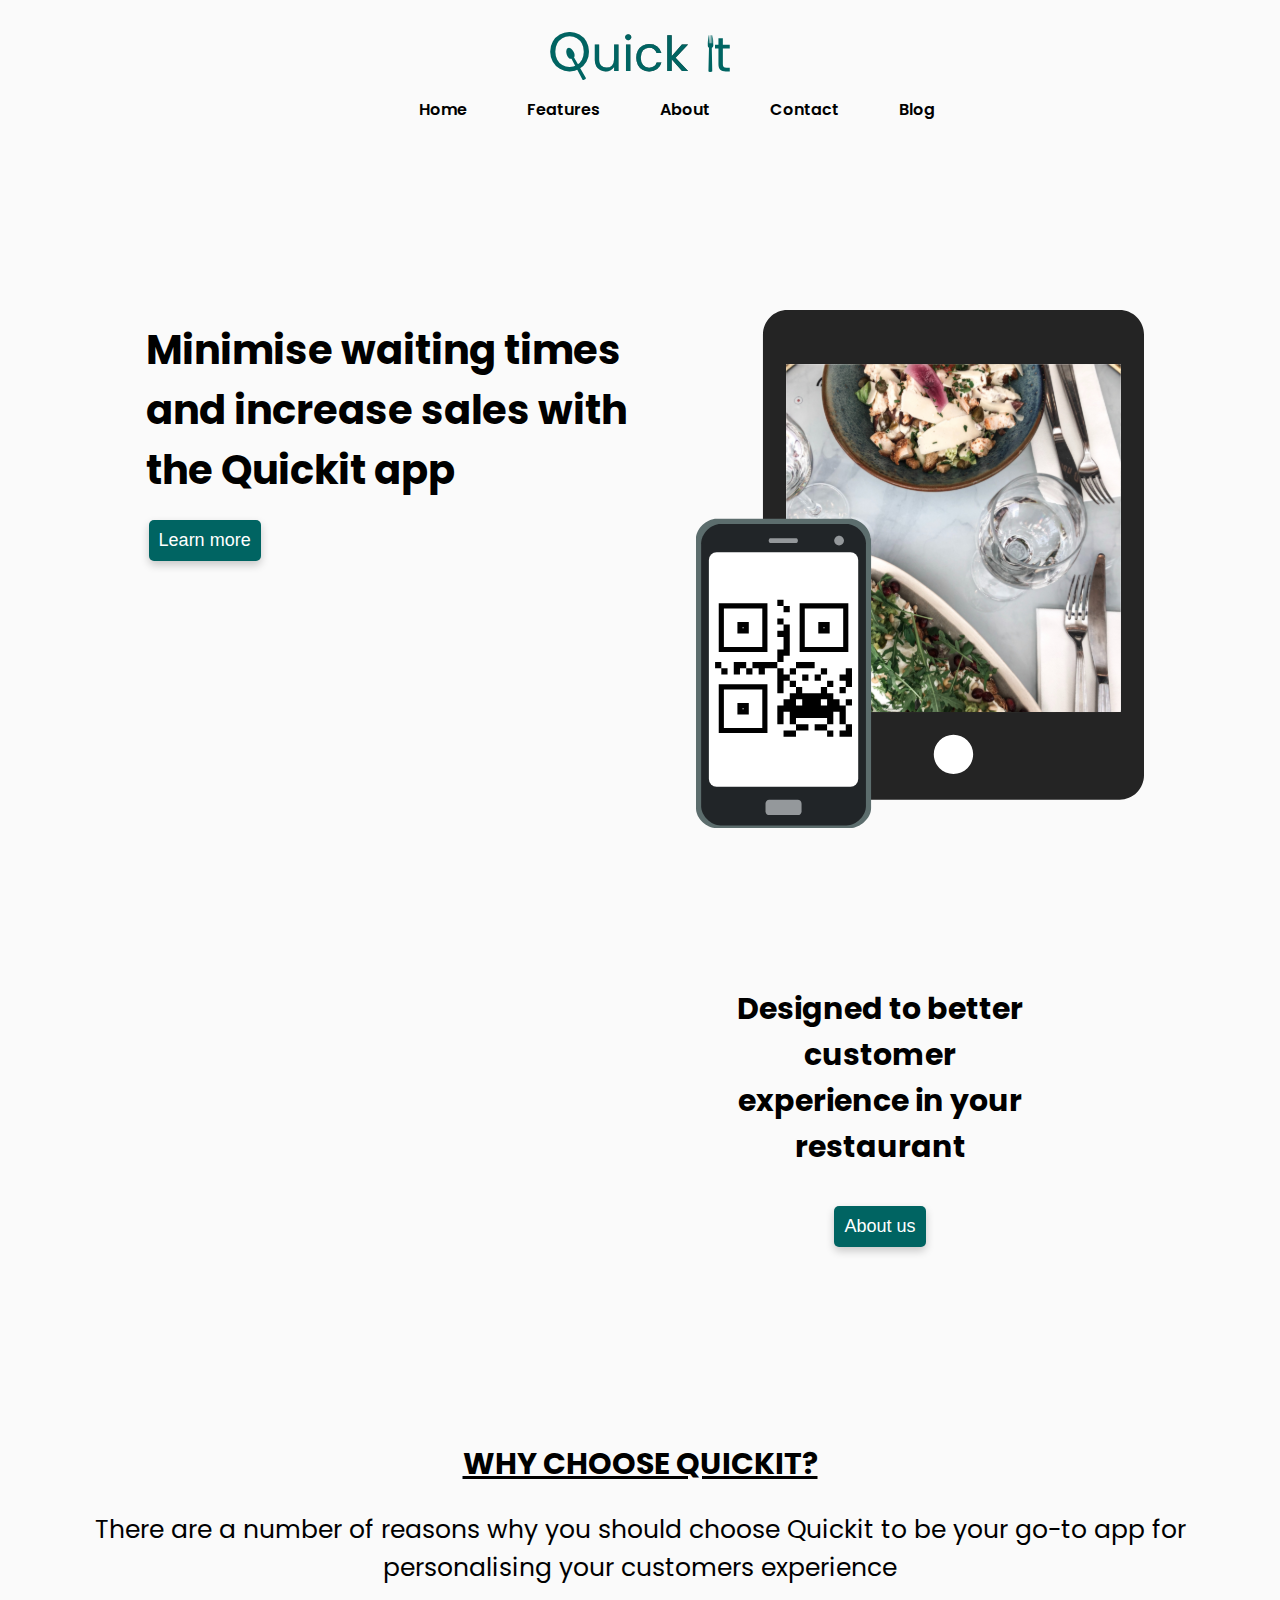
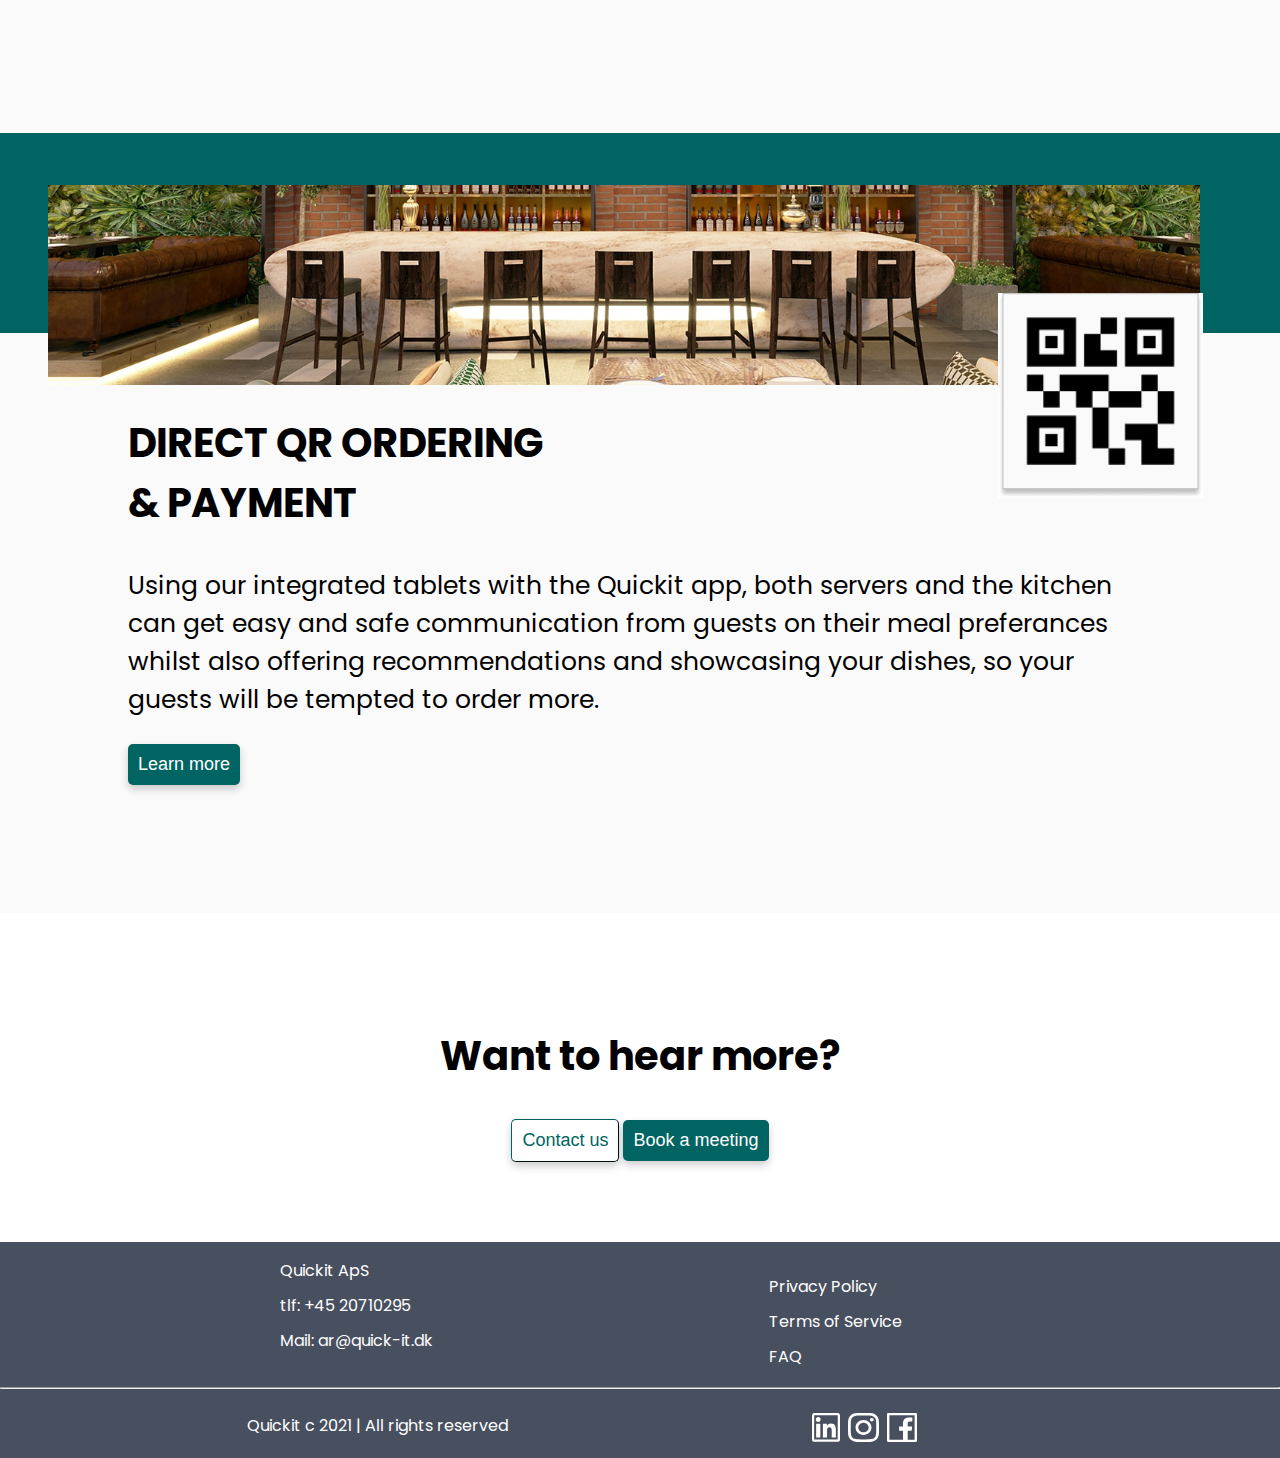
<file: index.html>
<!DOCTYPE html>
<html lang="en">
  <head>
    <meta charset="UTF-8" />
    <meta http-equiv="X-UA-Compatible" content="IE=edge" />
    <meta name="robots" content="noindex,nofollow" />
    <meta name="viewport" content="width=device-width, initial-scale=1.0" />
    <title>Homepage</title>
    <link rel="stylesheet" href="css/main.css" />
  </head>

  <body>
    <div class="container">
      <header>
        <nav>
          <a href="index.html">
            <img class="logoQ" src="assets/green_logo.svg" alt="logo Quick" />
          </a>
          <div class="navContainer">
            <div class="menu" id="navbar">
              <img
                src="assets/hamburger.svg"
                class="menu"
                alt="toggle"
                id="menu"
              />
            </div>
            <div class="nav" id="slideNav">
              <ul class="navButtons show-desktop" id="navigation">
                <li>
                  <img
                    src="assets/exit-btn.svg"
                    class="exitButton"
                    alt="exit-btn"
                    id="exit"
                  />
                </li>
                <li><a href="index.html">Home</a></li>
                <li><a href="features.html">Features</a></li>
                <li><a href="about-us.html">About</a></li>
                <li>
                  <a href="contact-us.html">Contact</a>
                </li>
                <li><a href="blog.html">Blog</a></li>
              </ul>
            </div>
          </div>
        </nav>
      </header>
    </div>

    <div class="home-float">
      <div class="home-core-content">
        <h1 class="homepage-title">
          Minimise waiting times and increase sales with the Quickit app
        </h1>
        <a href="features.html">
          <button type="button" class="btn-green learnbtn">
            Learn more
          </button></a
        >
      </div>
      <img
        src="assets/homepage-hero.svg"
        class="homepage-hero"
        alt="homepage-hero"
      />
    </div>

    <main class="home-main">
      <section class="sec-video">
        <div class="home-video">
          <iframe
            src="https://www.youtube.com/embed/m_3v-DGFvxI"
            title="YouTube video player"
            frameborder="0"
            allow="autoloop mute"
            allowfullscreen
          ></iframe>
        </div>
        <div class="home-about-grid">
          <h2 class="home-about">
            Designed to better customer experience in your restaurant
          </h2>

          <a href="about-us.html"
            ><button class="btn-green btn-about">About us</button></a
          >
        </div>
      </section>

      <section class="home-choose">
        <h2 class="home-why">WHY CHOOSE QUICKIT?</h2>
        <p class="home-reasons">
          There are a number of reasons why you should choose Quickit to be your
          go-to app for personalising your customers experience
        </p>

        <main id="homepage-cards"></main>
        <template id="homepage-template">
          <article class="card-grid">
            <div class="cards">
              <img src="" class="card-img" alt="img" />
              <h1 class="card-title"></h1>
              <div class="card-text"></div>
            </div>
          </article>
        </template>
      </section>

      <section class="sec-qr-container">
        <div class="home-banner-container">
          <div class="home-green-container"></div>
          <div class="home-banner-img">
            <img
              src="assets/homepage-banner2.png"
              class="home-banner-2"
              alt="home banner image"
            />
          </div>
          <div class="home-qr-code">
            <img
              src="assets/home-qr.jpg"
              class="home-qr-img"
              alt="home-qr-code"
            />
          </div>
        </div>
        <div class="home-direct-container">
          <h2 class="home-direct-text">DIRECT QR ORDERING<br />& PAYMENT</h2>
          <p class="home-ordering-text">
            Using our integrated tablets with the Quickit app, both servers and
            the kitchen can get easy and safe communication from guests on their
            meal preferances whilst also offering recommendations and showcasing
            your dishes, so your guests will be tempted to order more.
          </p>
          <button type="button" class="btn-green">Learn more</button>
        </div>
      </section>

      <section class="sec-hear-more">
        <h2 class="home-hear-more">Want to hear more?</h2>
        <a href="contact-us.html">
          <button class="btn-white btn-contact">Contact us</button></a
        >
        <a href="bookmeeting.html">
          <button class="btn-green btn-book">Book a meeting</button>
        </a>
      </section>
    </main>

    <footer>
      <div class="footer">
        <div class="footer-links">
          <div class="footer-company-info">
            <li>Quickit ApS</li>
            <li>tlf: +45 20710295</li>
            <li>Mail: ar@quick-it.dk</li>
          </div>
          <div class="footer-company-policies">
            <li>Privacy Policy</li>
            <li>Terms of Service</li>
            <li>FAQ</li>
          </div>
        </div>
        <hr />
        <div class="footer-notes">
          <div class="footer-rights">Quickit c 2021 | All rights reserved</div>
          <div class="footer-socials">
            <img src="assets/linkedin.svg" class="linkedin" alt="linkedin" />
            <img src="assets/insta.svg" class="insta" alt="instagram" />
            <img src="assets/facebook.svg" class="facebook" alt="facebook" />
          </div>
        </div>
      </div>
    </footer>

    <script src="main.js"></script>
    <script src="homepage.js"></script>
  </body>
</html>
</file>
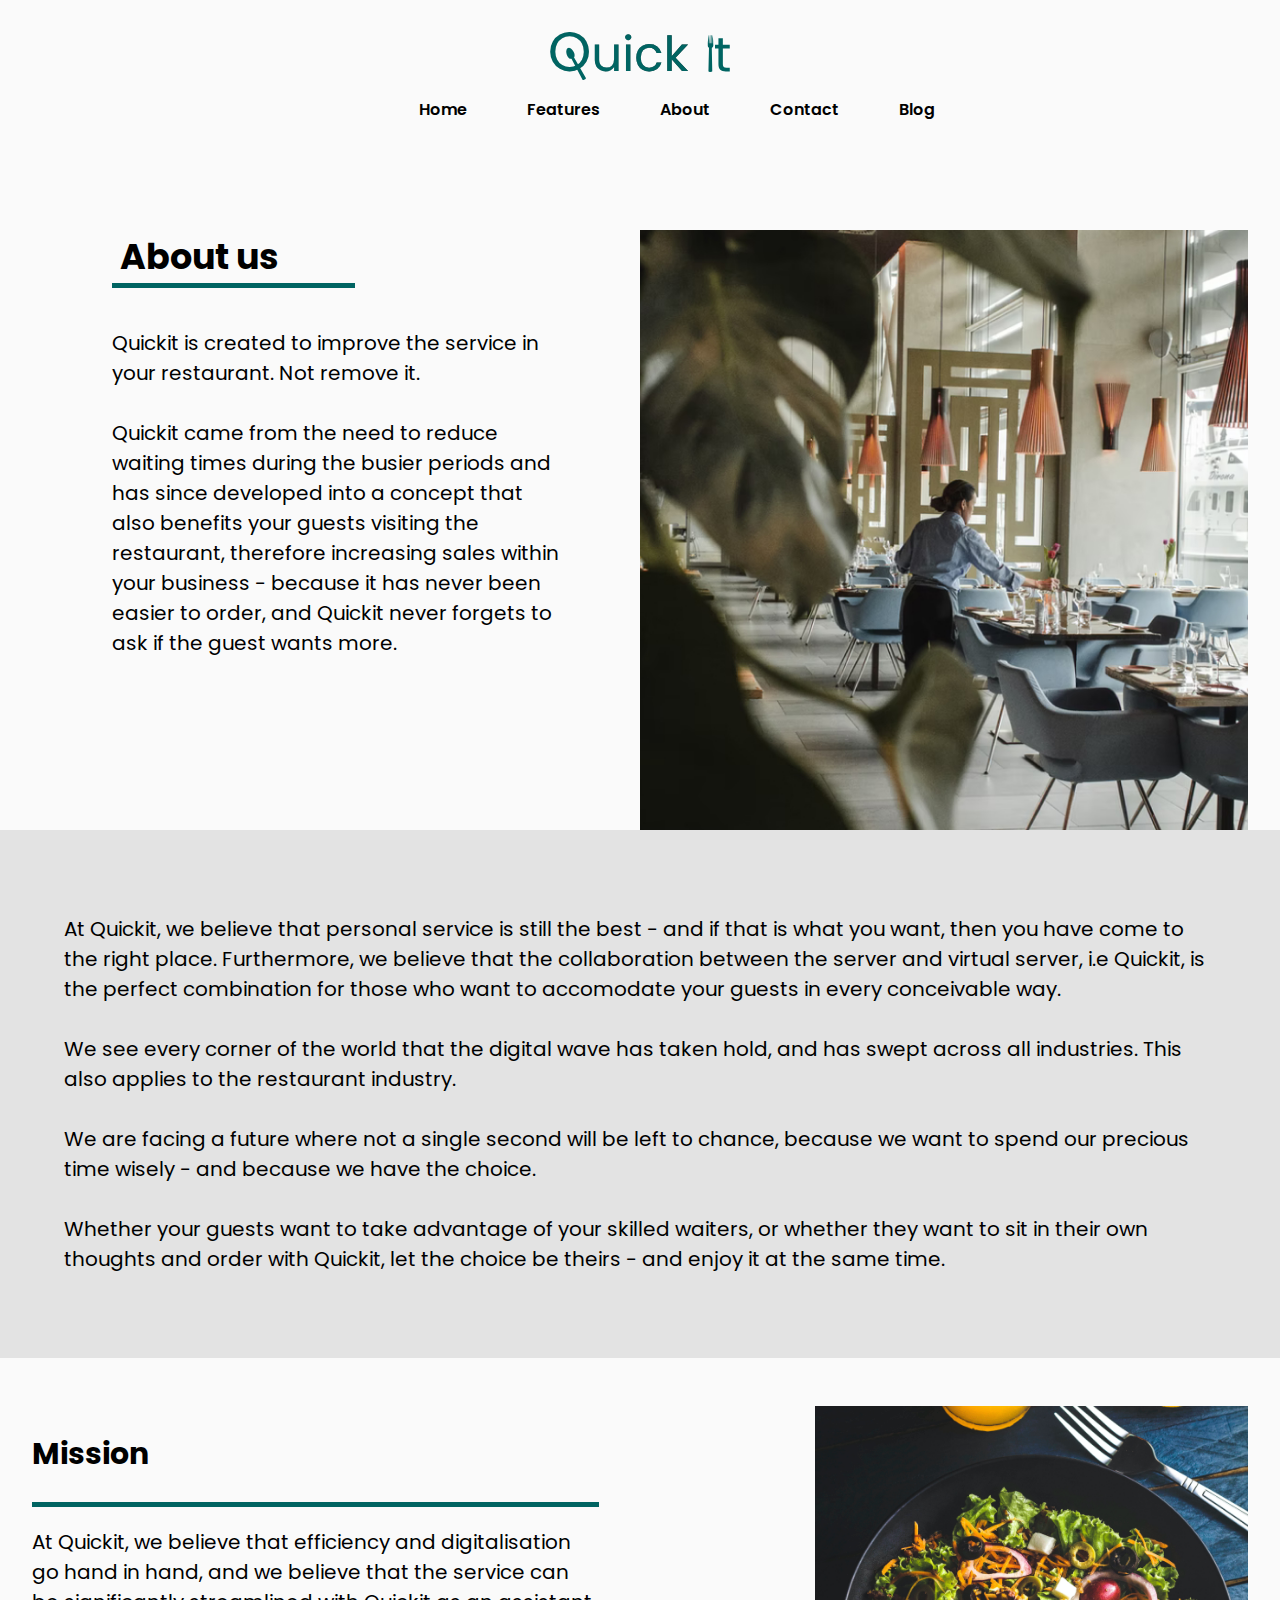
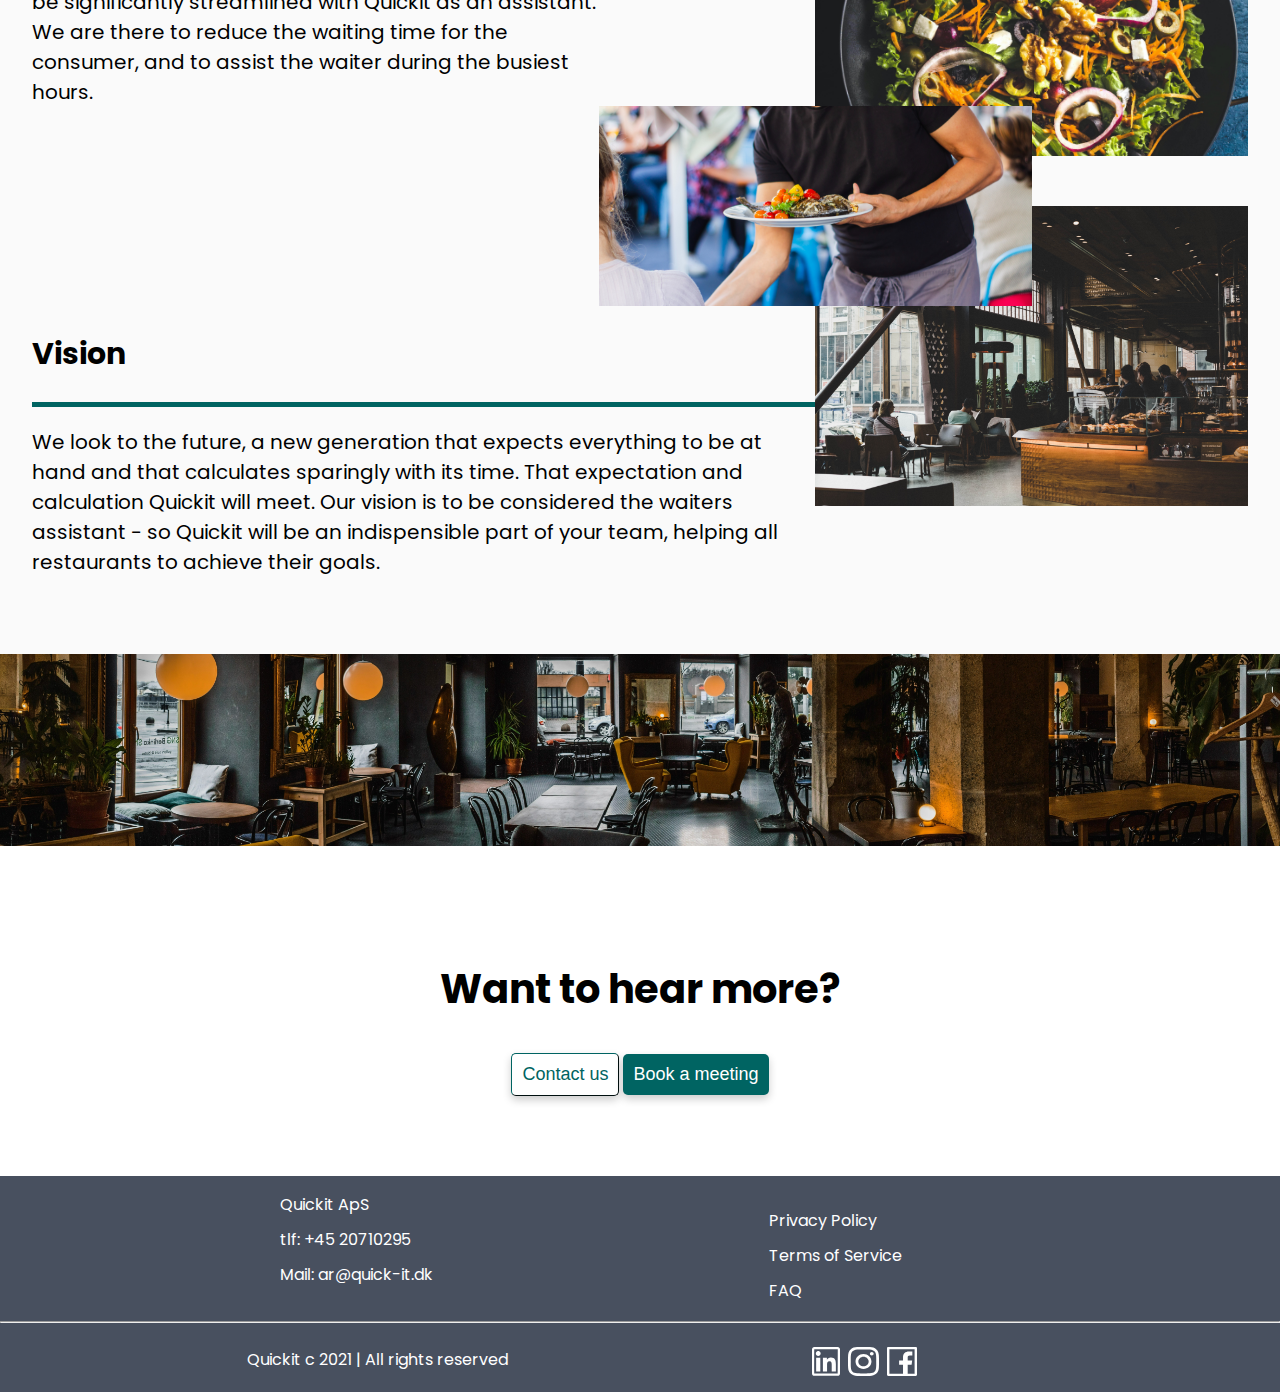
<file: about-us.html>
<!DOCTYPE html>
<html lang="en">
  <head>
    <meta charset="UTF-8" />
    <meta http-equiv="X-UA-Compatible" content="IE=edge" />
    <meta name="viewport" content="width=device-width, initial-scale=1.0" />
    <title>About Us</title>
    <link rel="stylesheet" href="css/main.css" />
  </head>

  <body>
    <div class="container">
      <header>
        <nav>
          <a href="index.html">
            <img class="logoQ" src="assets/green_logo.svg" alt="logo Quick" />
          </a>
          <div class="navContainer">
            <div class="menu" id="navbar">
              <img
                src="assets/hamburger.svg"
                class="menu"
                alt="toggle"
                id="menu"
              />
            </div>
            <div class="nav" id="slideNav">
              <ul class="navButtons show-desktop" id="navigation">
                <li>
                  <img
                    src="assets/exit-btn.svg"
                    class="exitButton"
                    alt="exit-btn"
                    id="exit"
                  />
                </li>
                <li><a href="index.html">Home</a></li>
                <li><a href="features.html">Features</a></li>
                <li><a href="about-us.html">About</a></li>
                <li><a href="contact-us.html">Contact</a></li>
                <li><a href="blog.html">Blog</a></li>
              </ul>
            </div>
          </div>
        </nav>
      </header>
    </div>

    <main>
      <section class="about-head-content">
        <div class="about-head-left">
          <h2 class="about-about-title">About us</h2>
          <hr class="about-hr-left" />
          <p class="about-heading-text">
            Quickit is created to improve the service in your restaurant. Not
            remove it.<br /><br />

            Quickit came from the need to reduce waiting times during the busier
            periods and has since developed into a concept that also benefits
            your guests visiting the restaurant, therefore increasing sales
            within your business - because it has never been easier to order,
            and Quickit never forgets to ask if the guest wants more.
          </p>
        </div>

        <div class="about-head-right">
          <img
            src="assets/about-head-img.jpg"
            class="about-header-img"
            alt="head img"
          />
        </div>
      </section>

      <section class="about-sec-grey">
        <p class="grey-text">
          At Quickit, we believe that personal service is still the best - and
          if that is what you want, then you have come to the right place.
          Furthermore, we believe that the collaboration between the server and
          virtual server, i.e Quickit, is the perfect combination for those who
          want to accomodate your guests in every conceivable way. <br /><br />

          We see every corner of the world that the digital wave has taken hold,
          and has swept across all industries. This also applies to the
          restaurant industry.<br /><br />

          We are facing a future where not a single second will be left to
          chance, because we want to spend our precious time wisely - and
          because we have the choice.<br /><br />

          Whether your guests want to take advantage of your skilled waiters, or
          whether they want to sit in their own thoughts and order with Quickit,
          let the choice be theirs - and enjoy it at the same time.
        </p>
      </section>

      <section class="about-sec-mission-vision">
        <div class="about-mission">
          <img
            src="assets/about-mission-img.jpg"
            class="about-mission-img"
            alt="mission-img"
          />
        </div>
        <div class="mission-content">
          <h2 class="about-mission-title">Mission</h2>
          <hr class="about-hr-mission" />
          <p class="about-mission-text">
            At Quickit, we believe that efficiency and digitalisation go hand in
            hand, and we believe that the service can be significantly
            streamlined with Quickit as an assistant. We are there to reduce the
            waiting time for the consumer, and to assist the waiter during the
            busiest hours.
          </p>
        </div>
        <div class="about-mission-middle">
          <img
            src="assets/about-mission-middle.jpg"
            class="about-middle-img"
            alt="about-middle-img"
          />
        </div>
        <div class="about-vision">
          <img
            src="assets/about-vision-img.jpg"
            class="about-vision-img"
            alt="vision-img"
          />
        </div>
        <div class="vision-content">
          <h2 class="about-vision-title">Vision</h2>
          <hr class="about-hr-vision" />
          <p class="about-vision-text">
            We look to the future, a new generation that expects everything to
            be at hand and that calculates sparingly with its time. That
            expectation and calculation Quickit will meet. Our vision is to be
            considered the waiters assistant - so Quickit will be an
            indispensible part of your team, helping all restaurants to achieve
            their goals.
          </p>
        </div>
      </section>
    </main>

    <img
      src="assets/banner-img-22.jpg"
      class="about-banner-img"
      alt="about-banner-img"
    />

    <section class="sec-hear-more">
      <h2 class="home-hear-more">Want to hear more?</h2>
      <a href="contact-us.html">
        <button class="btn-white btn-contact">Contact us</button></a
      >
      <a href="bookmeeting.html">
        <button class="btn-green btn-book">Book a meeting</button>
      </a>
    </section>

    <footer>
      <div class="footer">
        <div class="footer-links">
          <div class="footer-company-info">
            <li>Quickit ApS</li>
            <li>tlf: +45 20710295</li>
            <li>Mail: ar@quick-it.dk</li>
          </div>
          <div class="footer-company-policies">
            <li>Privacy Policy</li>
            <li>Terms of Service</li>
            <li>FAQ</li>
          </div>
        </div>
        <hr />
        <div class="footer-notes">
          <div class="footer-rights">Quickit c 2021 | All rights reserved</div>
          <div class="footer-socials">
            <img src="assets/linkedin.svg" class="linkedin" alt="linkedin" />
            <img src="assets/insta.svg" class="insta" alt="instagram" />
            <img src="assets/facebook.svg" class="facebook" alt="facebook" />
          </div>
        </div>
      </div>
    </footer>

    <script src="main.js"></script>
  </body>
</html>
</file>
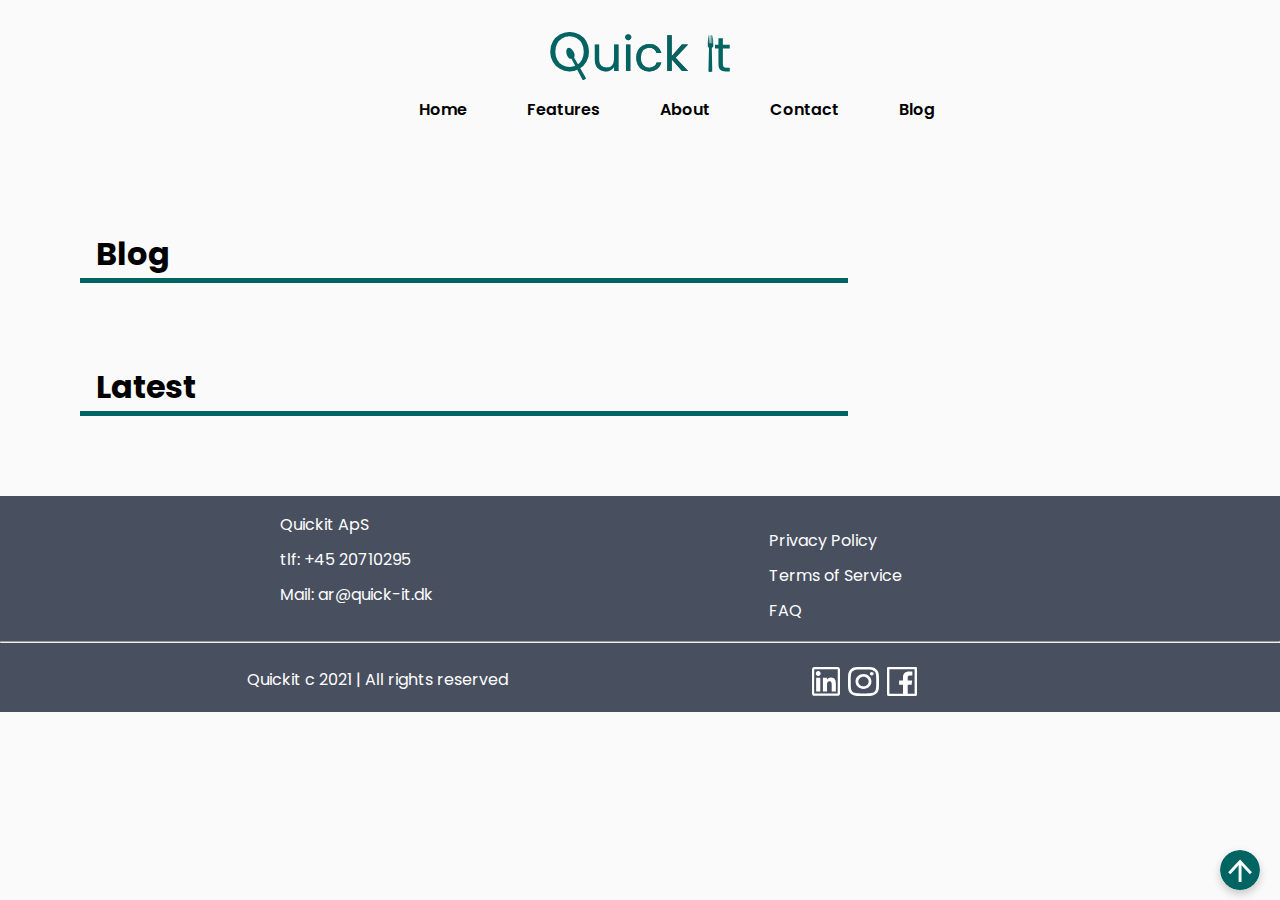
<file: blog.html>
<!DOCTYPE html>
<html lang="en">
  <head>
    <meta charset="UTF-8" />
    <meta http-equiv="X-UA-Compatible" content="IE=edge" />
    <meta name="viewport" content="width=device-width, initial-scale=1.0" />
    <title>Blog</title>
    <link rel="stylesheet" href="css/main.css" />
  </head>

  <body>
    <div class="container">
      <header>
        <nav>
          <a href="index.html">
            <img class="logoQ" src="assets/green_logo.svg" alt="logo Quick" />
          </a>
          <div class="navContainer">
            <div class="menu" id="navbar">
              <img
                src="assets/hamburger.svg"
                class="menu"
                alt="toggle"
                id="menu"
              />
            </div>
            <div class="nav" id="slideNav">
              <ul class="navButtons show-desktop" id="navigation">
                <li>
                  <img
                    src="assets/exit-btn.svg"
                    class="exitButton"
                    alt="exit-btn"
                    id="exit"
                  />
                </li>
                <li><a href="index.html">Home</a></li>
                <li><a href="features.html">Features</a></li>
                <li><a href="about-us.html">About</a></li>
                <li>
                  <a href="contact-us.html">Contact</a>
                </li>
                <li><a href="blog.html">Blog</a></li>
              </ul>
            </div>
          </div>
        </nav>
      </header>
    </div>

    <main id="container">
      <h1 class="blog-heading">Blog</h1>
      <hr class="blog-hr-tag" />
      <section id="main-blog"></section>
      <h1 class="blog-heading">Latest</h1>
      <hr class="blog-hr-tag" />
      <section id="latest-blog"></section>
    </main>

    <template id="blog-template">
      <article>
        <div class="head-container">
          <a class="blog-link"><img src="" class="blog-img" alt="img" /></a>
          <div id="flex-order">
            <h1 class="blog-header"></h1>
            <div class="blog-date"></div>
            <div class="blog-short-text"></div>
          </div>
        </div>
      </article>
    </template>
    <button class="scrollbutton">.</button>
    <footer>
      <div class="footer">
        <div class="footer-links">
          <div class="footer-company-info">
            <li>Quickit ApS</li>
            <li>tlf: +45 20710295</li>
            <li>Mail: ar@quick-it.dk</li>
          </div>
          <div class="footer-company-policies">
            <li>Privacy Policy</li>
            <li>Terms of Service</li>
            <li>FAQ</li>
          </div>
        </div>
        <hr />
        <div class="footer-notes">
          <div class="footer-rights">Quickit c 2021 | All rights reserved</div>
          <div class="footer-socials">
            <img src="assets/linkedin.svg" class="linkedin" alt="linkedin" />
            <img src="assets/insta.svg" class="insta" alt="instagram" />
            <img src="assets/facebook.svg" class="facebook" alt="facebook" />
          </div>
        </div>
      </div>
    </footer>

    <script src="main.js"></script>
    <script src="blog.js"></script>
  </body>
</html>
</file>
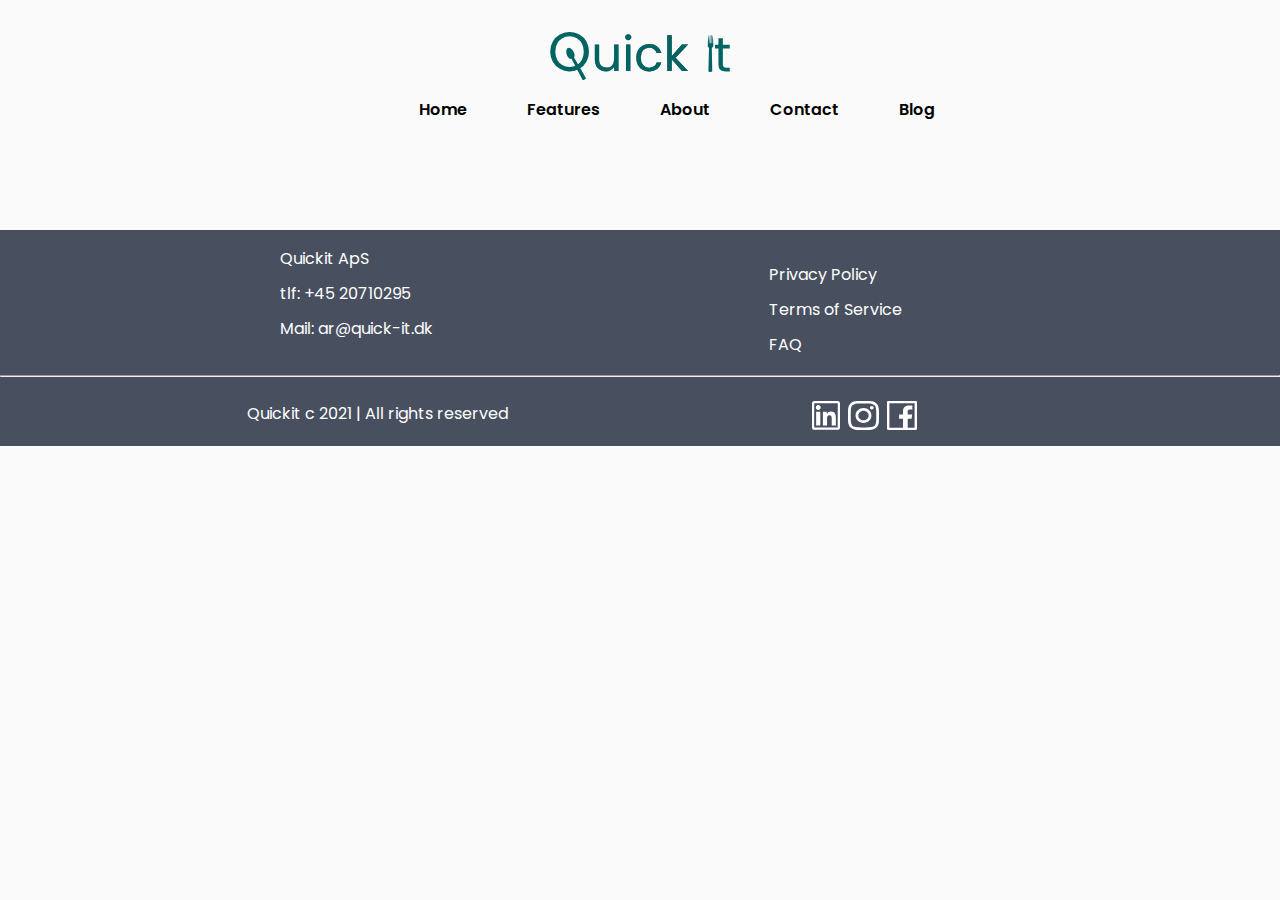
<file: book.html>
<!DOCTYPE html>
<html lang="en">
  <head>
    <meta charset="UTF-8" />
    <meta http-equiv="X-UA-Compatible" content="IE=edge" />
    <meta name="robots" content="noindex,nofollow">
    <meta name="viewport" content="width=device-width, initial-scale=1.0" />
    <title>Book-a-meeting</title>
    <link rel="stylesheet" href="css/main.css" />
  </head>

  <body>
    <div class="container">
      <header>
        <nav>
          <a href="index.html">
            <img class="logoQ" src="assets/green_logo.svg" alt="logo Quick" />
          </a>
          <div class="navContainer">
            <div class="menu" id="navbar">
              <img
                src="assets/hamburger.svg"
                class="menu"
                alt="toggle"
                id="menu"
              />
            </div>
            <div class="nav" id="slideNav">
              <ul class="navButtons show-desktop" id="navigation">
                <li>
                  <img
                    src="assets/exit-btn.svg"
                    class="exitButton"
                    alt="exit-btn"
                    id="exit"
                  />
                </li>
                <li><a href="index.html">Home</a></li>
                <li><a href="features.html">Features</a></li>
                <li><a href="about-us.html">About</a></li>
                <li><a href="contact-us.html">Contact</a></li>
                <li><a href="blog.html">Blog</a></li>
              </ul>
            </div>
          </div>
        </nav>
      </header>
    </div>

    <footer>
      <div class="footer">
        <div class="footer-links">
          <div class="footer-company-info">
            <li>Quickit ApS</li>
            <li>tlf: +45 20710295</li>
            <li>Mail: ar@quick-it.dk</li>
          </div>
          <div class="footer-company-policies">
            <li>Privacy Policy</li>
            <li>Terms of Service</li>
            <li>FAQ</li>
          </div>
        </div>
        <hr />
        <div class="footer-notes">
          <div class="footer-rights">Quickit c 2021 | All rights reserved</div>
          <div class="footer-socials">
            <img src="assets/linkedin.svg" class="linkedin" alt="linkedin" />
            <img src="assets/insta.svg" class="insta" alt="instagram" />
            <img src="assets/facebook.svg" class="facebook" alt="facebook" />
          </div>
        </div>
      </div>
    </footer>

    <script src="main.js"></script>
  </body>
</html>
</file>
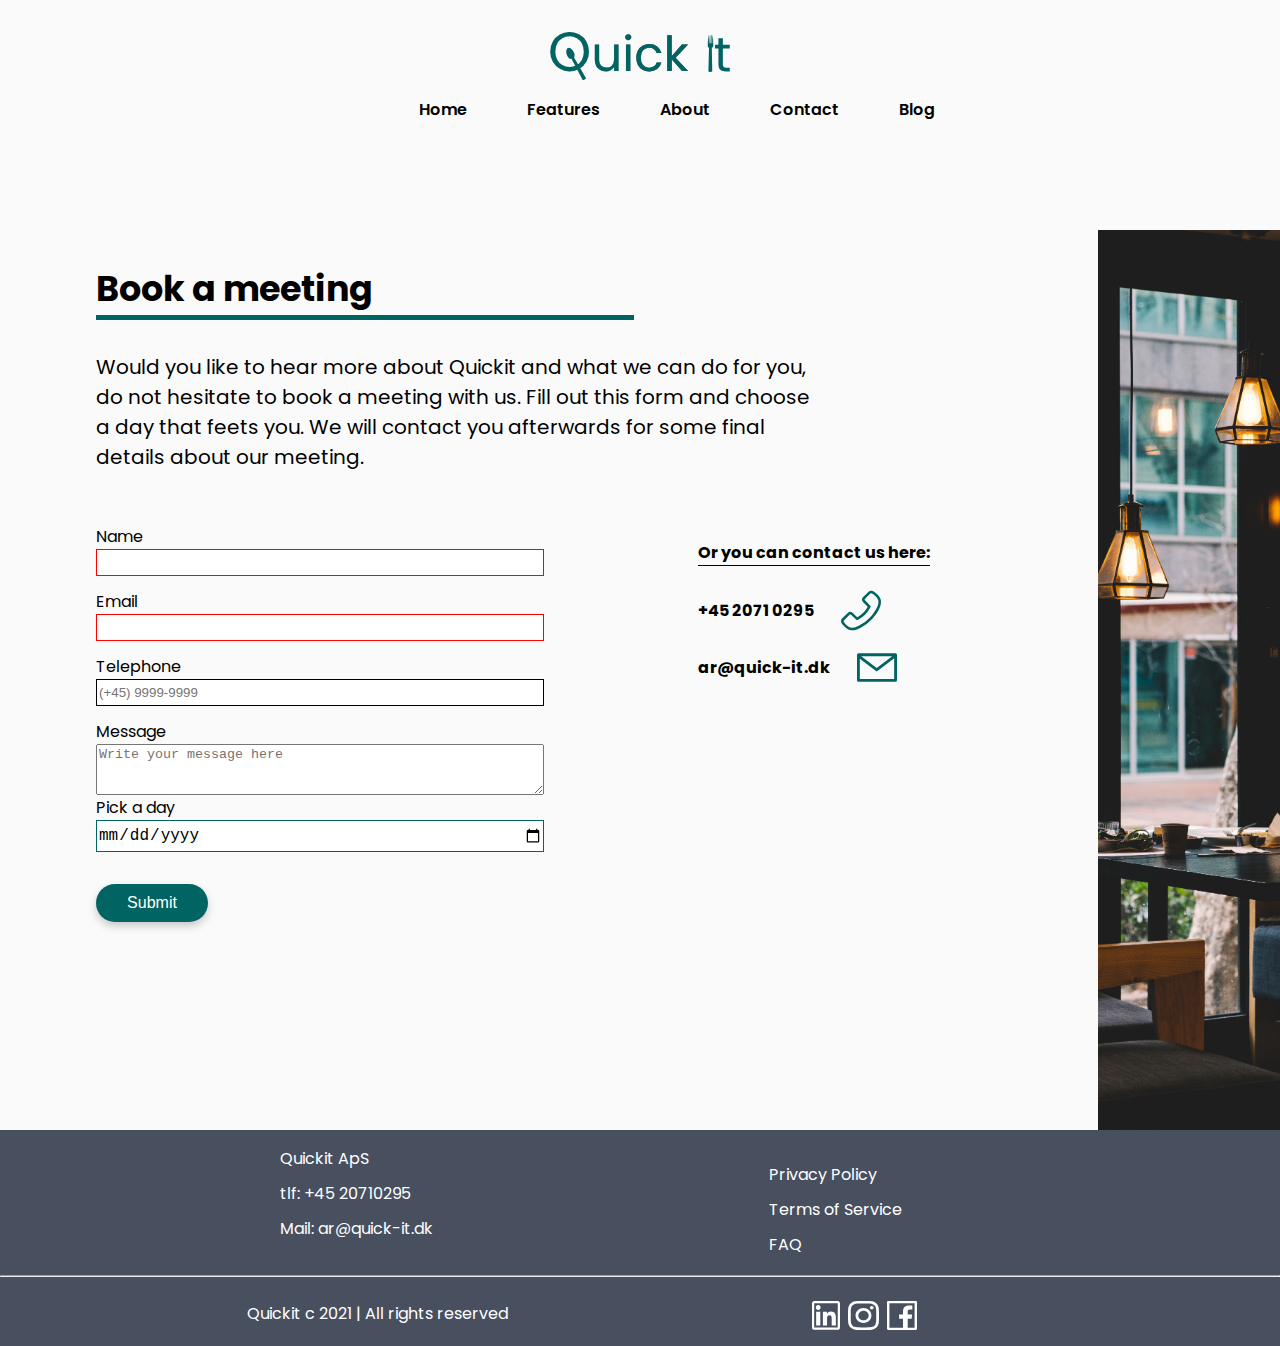
<file: bookmeeting.html>
<!DOCTYPE html>
<html lang="en">
  <head>
    <meta charset="UTF-8" />
    <meta http-equiv="X-UA-Compatible" content="IE=edge" />
    <meta name="robots" content="noindex,nofollow">
    <meta name="viewport" content="width=device-width, initial-scale=1.0" />
    <title>Book a meeting with us</title>
    <link rel="stylesheet" href="css/main.css" />
  </head>

  <body>
    <div class="container">
      <header>
        <nav>
          <a href="index.html">
            <img class="logoQ" src="assets/green_logo.svg" alt="logo Quick" />
          </a>
          <div class="navContainer">
            <div class="menu" id="navbar">
              <img
                src="assets/hamburger.svg"
                class="menu"
                alt="toggle"
                id="menu"
              />
            </div>
            <div class="nav" id="slideNav">
              <ul class="navButtons show-desktop" id="navigation">
                <li>
                  <img
                    src="assets/exit-btn.svg"
                    class="exitButton"
                    alt="exit-btn"
                    id="exit"
                  />
                </li>
                <li><a href="index.html">Home</a></li>
                <li><a href="features.html">Features</a></li>
                <li><a href="about-us.html">About</a></li>
                <li><a href="contact-us.html">Contact</a></li>
                <li><a href="blog.html">Blog</a></li>
              </ul>
            </div>
          </div>
        </nav>
      </header>
    </div>
    <main class="contact-us-main">
      <section class="form-section">
        <div class="info-contact-us">
          <h1 class="contacth1">Book a meeting</h1>
          <hr class="contacthr" />
          <p class="contactp">
            Would you like to hear more about Quickit and what we can do for
            you, do not hesitate to book a meeting with us. Fill out this form
            and choose a day that feets you. We will contact you afterwards for
            some final details about our meeting.
          </p>
        </div>
        <div class="form-contact">
          <form
            name="meetus"
            action="#thanks"
            method="POST"
            data-netlify="true"
            class="form-example"
          >
            <div class="form-cu">
              <label for="name">Name </label>
              <input type="text" name="name" id="name" required />
            </div>
            <div class="form-cu">
              <label for="email">Email </label>
              <input type="email" name="email" id="email" required />
            </div>
            <div class="form-cu">
              <label for="phone">Telephone</label>

              <input
                type="tel"
                name="tel"
                id="tel"
                placeholder="(+45) 9999-9999"
                required
              />
            </div>
            <div class="form-cu">
              <label for="message">Message</label>
              <textarea
                name="message"
                placeholder="Write your message here"
                rows="3"
                cols="25"
              ></textarea>
            </div>
            <div class="form-cu">
              <label for="calendar">Pick a day</label>
              <input type="date" id="calendar" name="calendar" />
            </div>

            <div><button class="submit-btn">Submit</button></div>
          </form>

          <div class="contact-info-icons">
            <p class="underline">
              <strong> Or you can contact us here:</strong>
            </p>
            <div class="icons-text-contact">
              <div class="phone-div">
                <p><strong>+45 2071 0295</strong></p>
                <img
                  class="small-icon-contact"
                  src="assets/phone.svg"
                  alt="small phone icon"
                />
              </div>
              <div class="email-div">
                <p><strong>ar@quick-it.dk</strong></p>
                <img
                  class="small-icon-contact"
                  src="assets/mail.svg"
                  alt="email small icon"
                />
              </div>
            </div>
          </div>
        </div>
      </section>
      <section class="img-section">
        <img class="crop-img" src="assets/lights.png" alt="caffe lights" />
      </section>
    </main>
    <footer>
      <div class="footer">
        <div class="footer-links">
          <div class="footer-company-info">
            <li>Quickit ApS</li>
            <li>tlf: +45 20710295</li>
            <li>Mail: ar@quick-it.dk</li>
          </div>
          <div class="footer-company-policies">
            <li>Privacy Policy</li>
            <li>Terms of Service</li>
            <li>FAQ</li>
          </div>
        </div>
        <hr />
        <div class="footer-notes">
          <div class="footer-rights">Quickit c 2021 | All rights reserved</div>
          <div class="footer-socials">
            <img src="assets/linkedin.svg" class="linkedin" alt="linkedin" />
            <img src="assets/insta.svg" class="insta" alt="instagram" />
            <img src="assets/facebook.svg" class="facebook" alt="facebook" />
          </div>
        </div>
      </div>
    </footer>

    <script src="main.js"></script>
  </body>
</html>
</file>
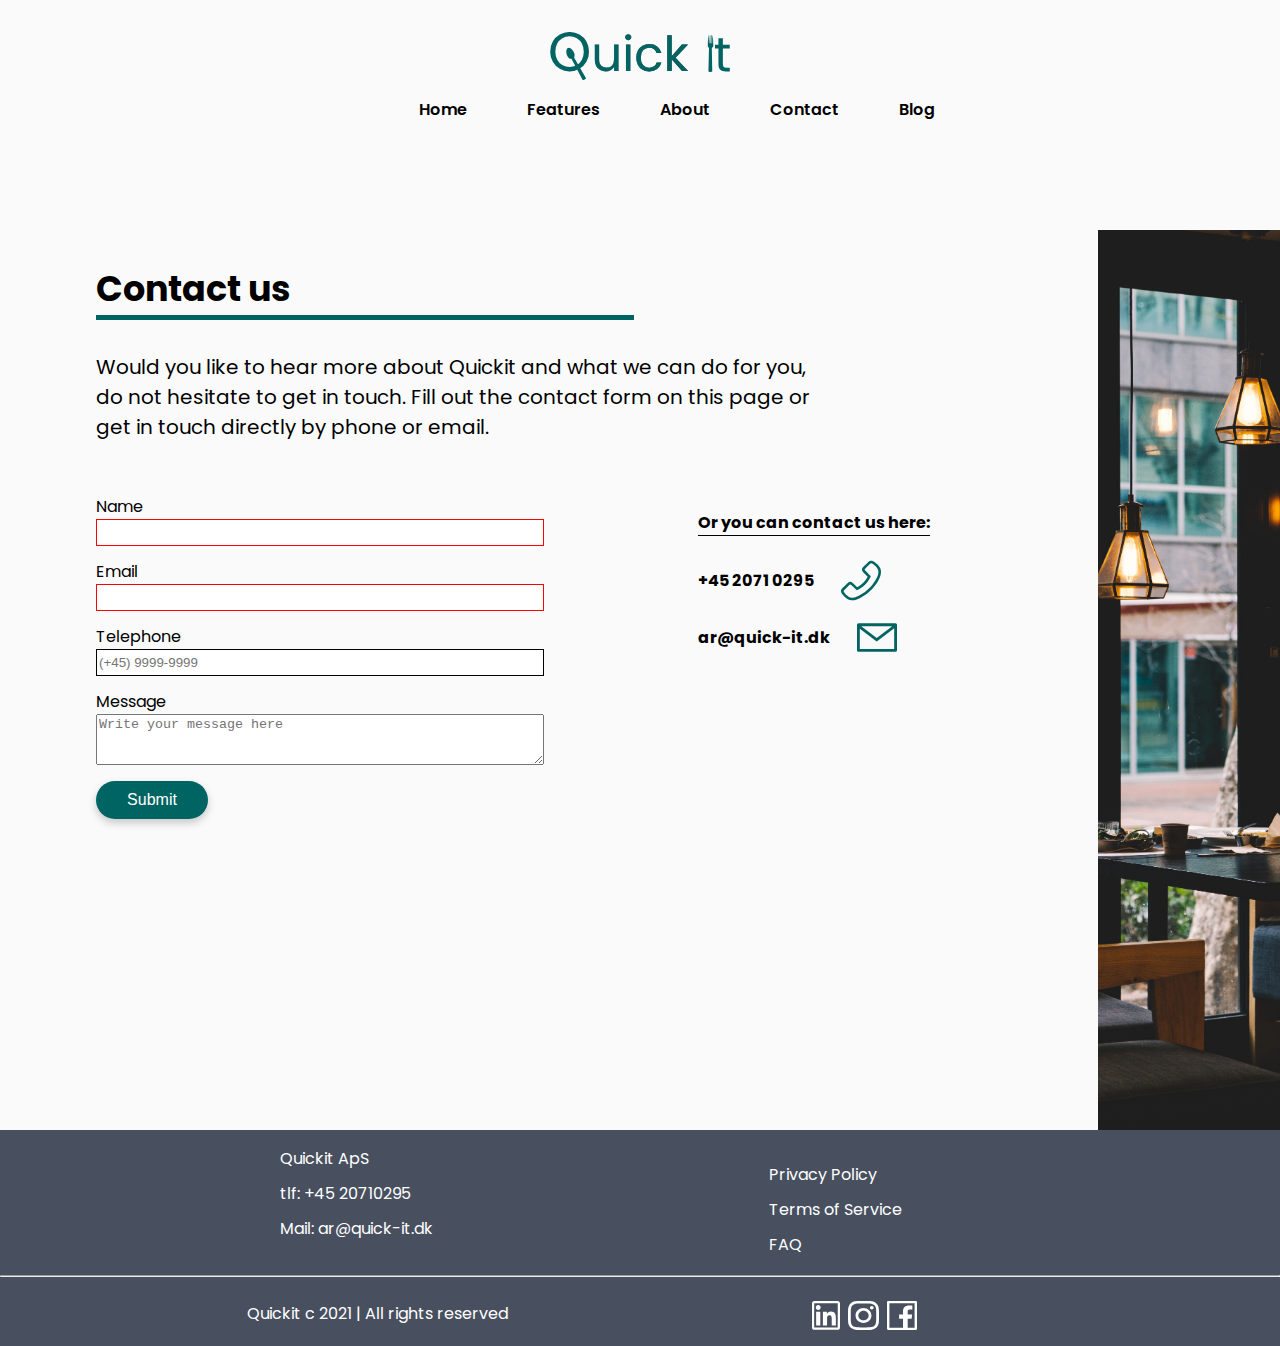
<file: contact-us.html>
<!DOCTYPE html>
<html lang="en">
  <head>
    <meta charset="UTF-8" />
    <meta http-equiv="X-UA-Compatible" content="IE=edge" />
    <meta name="robots" content="noindex,nofollow">
    <meta name="viewport" content="width=device-width, initial-scale=1.0" />
    <title>Contact Us</title>
    <link rel="stylesheet" href="css/main.css" />
  </head>

  <body>
    <div class="container">
      <header>
        <nav>
          <a href="index.html">
            <img class="logoQ" src="assets/green_logo.svg" alt="logo Quick" />
          </a>
          <div class="navContainer">
            <div class="menu" id="navbar">
              <img
                src="assets/hamburger.svg"
                class="menu"
                alt="toggle"
                id="menu"
              />
            </div>
            <div class="nav" id="slideNav">
              <ul class="navButtons show-desktop" id="navigation">
                <li>
                  <img
                    src="assets/exit-btn.svg"
                    class="exitButton"
                    alt="exit-btn"
                    id="exit"
                  />
                </li>
                <li><a href="index.html">Home</a></li>
                <li><a href="features.html">Features</a></li>
                <li><a href="about-us.html">About</a></li>
                <li>
                  <a href="contact-us.html">Contact</a>
                </li>
                <li><a href="blog.html">Blog</a></li>
              </ul>
            </div>
          </div>
        </nav>
      </header>
    </div>
    <main class="contact-us-main">
      <section class="form-section">
        <div class="info-contact-us">
          <h1 class="contacth1">Contact us</h1>
          <hr class="contacthr" />
          <p class="contactp">
            Would you like to hear more about Quickit and what we can do for
            you, do not hesitate to get in touch. Fill out the contact form on
            this page or get in touch directly by phone or email.
          </p>
        </div>
        <div class="form-contact">
          <form
            name="contactus"
            action="#thanks"
            method="POST"
            data-netlify="true"
            class="form-example"
          >
            <div class="form-cu">
              <label for="name">Name </label>
              <input type="text" name="name" id="name" required />
            </div>
            <div class="form-cu">
              <label for="email">Email </label>
              <input type="email" name="email" id="email" required />
            </div>
            <div class="form-cu">
              <label for="phone">Telephone</label>

              <input
                type="tel"
                name="tel"
                id="tel"
                placeholder="(+45) 9999-9999"
                required
              />
            </div>
            <div class="form-cu">
              <label for="message">Message</label>
              <textarea
                name="message"
                placeholder="Write your message here"
                rows="3"
                cols="25"
              ></textarea>
            </div>
            <div><button class="submit-btn">Submit</button></div>
          </form>

          <div class="contact-info-icons">
            <p class="underline">
              <strong> Or you can contact us here:</strong>
            </p>
            <div class="icons-text-contact">
              <div class="phone-div">
                <p><strong>+45 2071 0295</strong></p>
                <img
                  class="small-icon-contact"
                  src="assets/phone.svg"
                  alt="small phone icon"
                />
              </div>
              <div class="email-div">
                <p><strong>ar@quick-it.dk</strong></p>
                <img
                  class="small-icon-contact"
                  src="assets/mail.svg"
                  alt="email small icon"
                />
              </div>
            </div>
          </div>
        </div>
      </section>
      <section class="img-section">
        <img class="crop-img" src="assets/lights.png" alt="caffe lights" />
      </section>
    </main>

    <footer>
      <div class="footer">
        <div class="footer-links">
          <div class="footer-company-info">
            <li>Quickit ApS</li>
            <li>tlf: +45 20710295</li>
            <li>Mail: ar@quick-it.dk</li>
          </div>
          <div class="footer-company-policies">
            <li>Privacy Policy</li>
            <li>Terms of Service</li>
            <li>FAQ</li>
          </div>
        </div>
        <hr />
        <div class="footer-notes">
          <div class="footer-rights">Quickit c 2021 | All rights reserved</div>
          <div class="footer-socials">
            <img src="assets/linkedin.svg" class="linkedin" alt="linkedin" />
            <img src="assets/insta.svg" class="insta" alt="instagram" />
            <img src="assets/facebook.svg" class="facebook" alt="facebook" />
          </div>
        </div>
      </div>
    </footer>

    <script src="main.js"></script>
  </body>
</html>
</file>
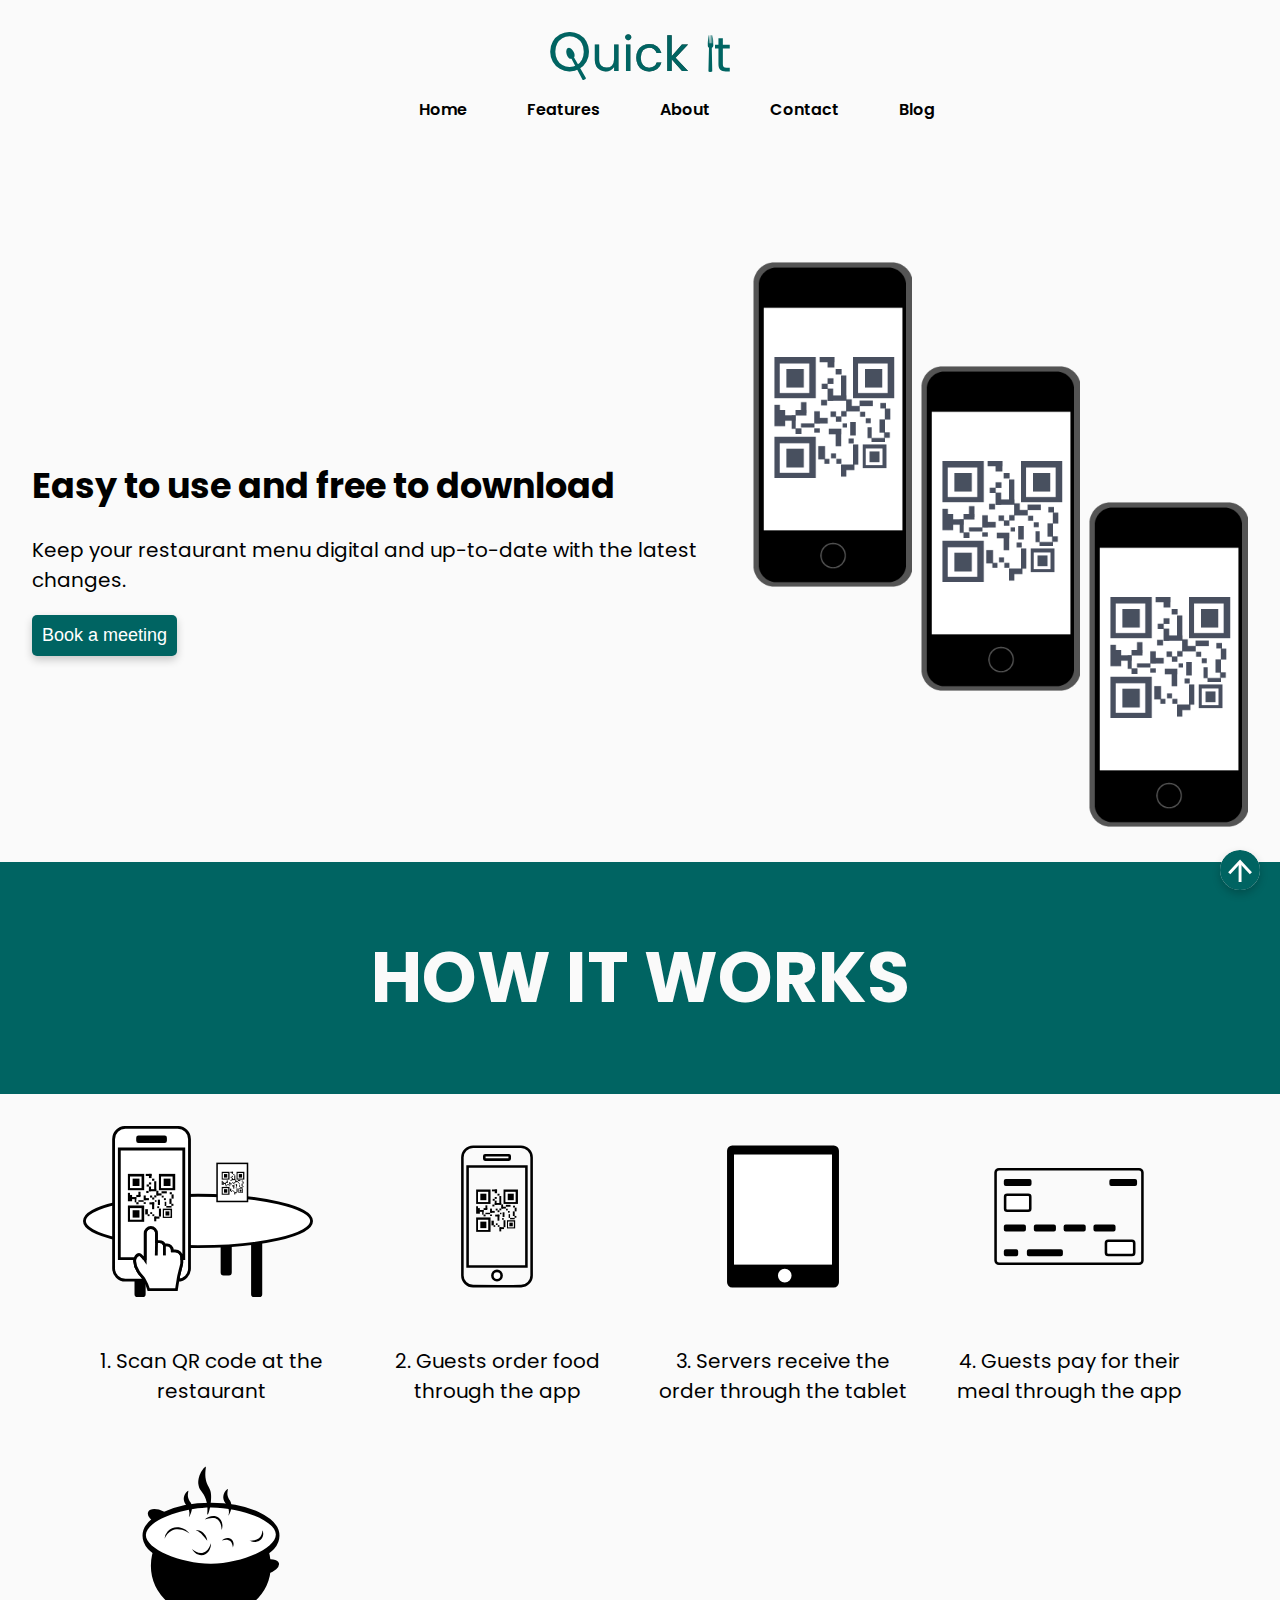
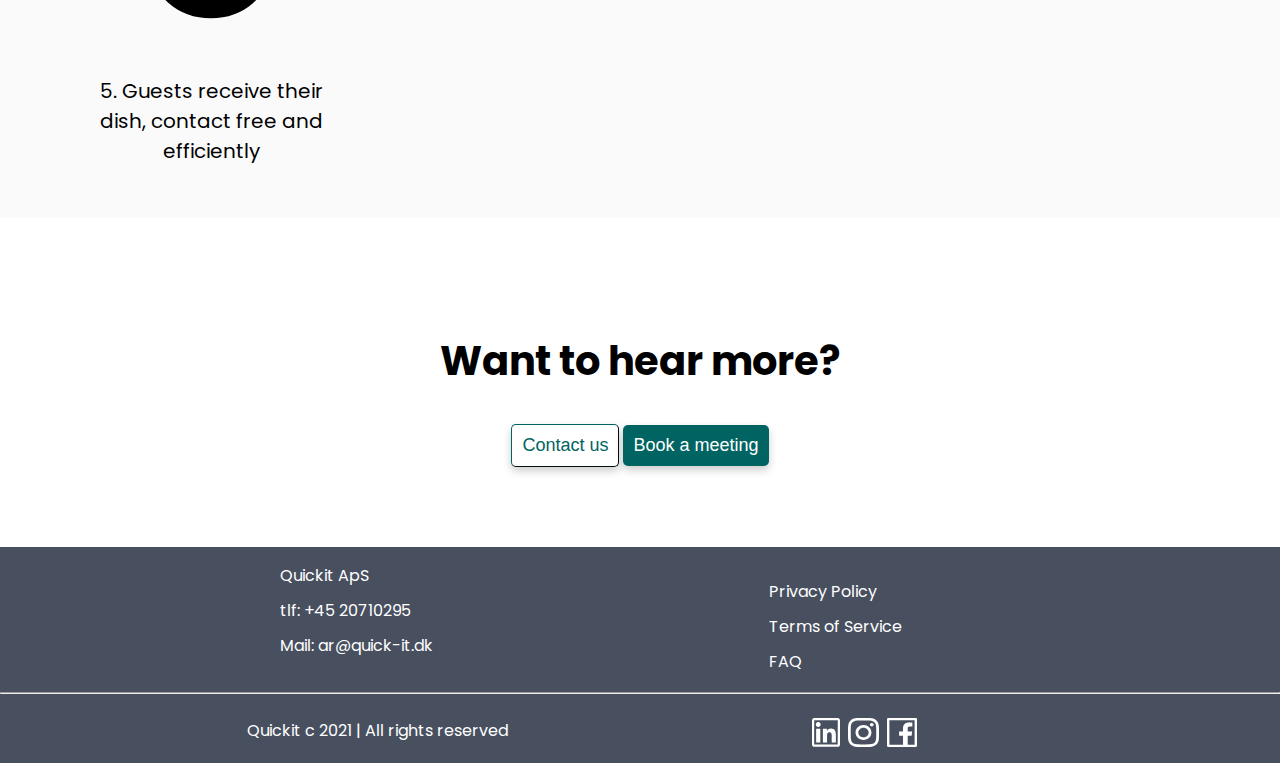
<file: features.html>
<!DOCTYPE html>
<html lang="en">
  <head>
    <meta charset="UTF-8" />
    <meta http-equiv="X-UA-Compatible" content="IE=edge" />
    <meta name="robots" content="noindex,nofollow" />
    <meta name="viewport" content="width=device-width, initial-scale=1.0" />
    <title>Features</title>
    <link rel="stylesheet" href="css/main.css" />
  </head>

  <body>
    <div class="container">
      <header>
        <nav>
          <a href="index.html">
            <img class="logoQ" src="assets/green_logo.svg" alt="logo Quick" />
          </a>
          <div class="navContainer">
            <div class="menu" id="navbar">
              <img
                src="assets/hamburger.svg"
                class="menu"
                alt="toggle"
                id="menu"
              />
            </div>
            <div class="nav" id="slideNav">
              <ul class="navButtons show-desktop" id="navigation">
                <li>
                  <img
                    src="assets/exit-btn.svg"
                    class="exitButton"
                    alt="exit-btn"
                    id="exit"
                  />
                </li>
                <li><a href="index.html">Home</a></li>
                <li><a href="features.html">Features</a></li>
                <li><a href="about-us.html">About</a></li>
                <li><a href="contact-us.html">Contact</a></li>
                <li><a href="blog.html">Blog</a></li>
              </ul>
            </div>
          </div>
        </nav>
      </header>
    </div>

    <main>
      <section class="features-banner">
        <div class="features-one-banner">
          <div>
            <h1 class="featuresh1">Easy to use and free to download</h1>
            <p class="featuresp">
              Keep your restaurant menu digital and up-to-date with the latest
              changes.
            </p>
            <a href="bookmeeting.html">
              <button type="button" class="btn-green">Book a meeting</button>
            </a>
          </div>
        </div>
        <div class="features-two-banner">
          <div class="phone1"></div>
          <div class="phone2"></div>
          <div class="phone3"></div>
        </div>
      </section>
      <section class="howitworks">
        <div class="hiw">
          <h1>HOW IT WORKS</h1>
        </div>

        <article class="smallicons">
          <div class="boxicons">
            <div class="smallimg1"></div>
            <div class="textbox">
              <p>1. Scan QR code at the restaurant</p>
            </div>
          </div>

          <div class="boxicons">
            <div class="smallimg2"></div>
            <div class="textbox">
              <p>2. Guests order food through the app</p>
            </div>
          </div>

          <div class="boxicons">
            <div class="smallimg3"></div>
            <div class="textbox">
              <p>3. Servers receive the order through the tablet</p>
            </div>
          </div>
          <div class="boxicons">
            <div class="smallimg4"></div>
            <div class="textbox">
              <p>4. Guests pay for their meal through the app</p>
            </div>
          </div>
          <div class="boxicons">
            <div class="smallimg5"></div>
            <div class="textbox">
              <p>5. Guests receive their dish, contact free and efficiently</p>
            </div>
          </div>
        </article>

        <section class="info-template-left"></section>

        <template class="template-left">
          <article>
            <div class="infobox-left">
              <h1 class="righth1-left"></h1>
              <p class="rightp-left"></p>
            </div>

            <div class="imgbox-left">
              <img src="" class="custom-img" alt="waiters" />
            </div>
          </article>
        </template>
      </section>
      <section class="sec-hear-more">
        <h2 class="home-hear-more">Want to hear more?</h2>
        <a href="contact-us.html">
          <button class="btn-white btn-contact">Contact us</button></a
        >
        <a href="bookmeeting.html">
          <button class="btn-green btn-book">Book a meeting</button>
        </a>
      </section>
      <button class="scrollbutton">.</button>
    </main>

    <footer>
      <div class="footer">
        <div class="footer-links">
          <div class="footer-company-info">
            <li>Quickit ApS</li>
            <li>tlf: +45 20710295</li>
            <li>Mail: ar@quick-it.dk</li>
          </div>
          <div class="footer-company-policies">
            <li>Privacy Policy</li>
            <li>Terms of Service</li>
            <li>FAQ</li>
          </div>
        </div>
        <hr />
        <div class="footer-notes">
          <div class="footer-rights">Quickit c 2021 | All rights reserved</div>
          <div class="footer-socials">
            <img src="assets/linkedin.svg" class="linkedin" alt="linkedin" />
            <img src="assets/insta.svg" class="insta" alt="instagram" />
            <img src="assets/facebook.svg" class="facebook" alt="facebook" />
          </div>
        </div>
      </div>
    </footer>

    <script src="main.js"></script>
    <script src="features.js"></script>
  </body>
</html>
</file>
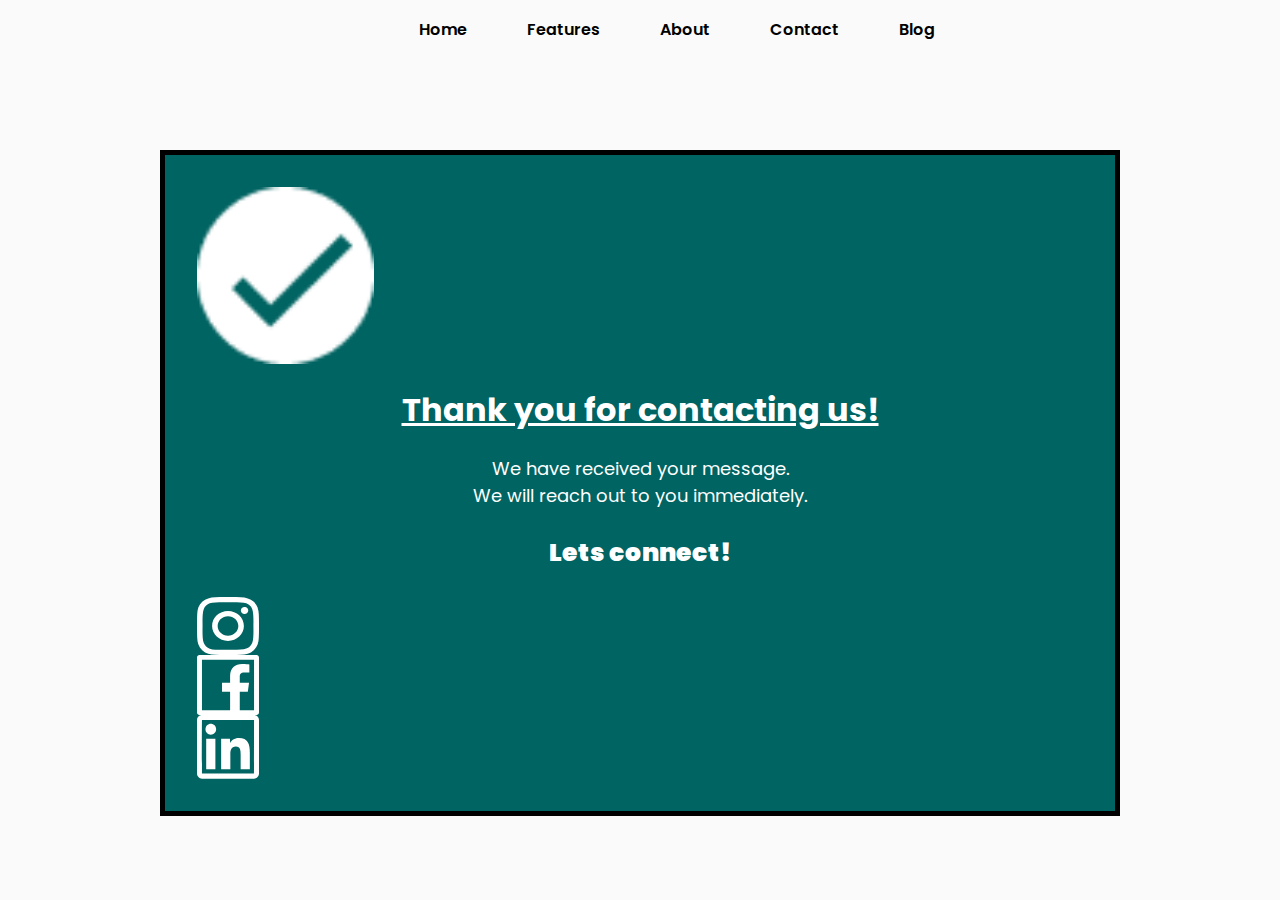
<file: thanks.html>
<!DOCTYPE html>
<html lang="en">

<head>
    <meta charset="UTF-8">
    <meta http-equiv="X-UA-Compatible" content="IE=edge">
    <meta name="robots" content="noindex,nofollow">
    <meta name="viewport" content="width=device-width, initial-scale=1.0">
    <title>Thank you!</title>
    <link rel="stylesheet" href="css/main.css">
</head>

<body>
    <div class="container">
        <header>
            <nav>
                <div class="navContainer">
                    <div class="menu" id="navbar">
                        <img src="assets/hamburger.svg" class="menu" alt="toggle" id="menu">
                    </div>
                    <div class="nav" id="slideNav">
                        <ul class="navButtons show-desktop" id="navigation">
                            <li><img src="assets/exit-btn.svg" class="exitButton" alt="exit-btn" id="exit"></li>
                            <li><a href="index.html">Home</a></li>
                            <li><a href="features.html">Features</a></li>
                            <li><a href="about-us.html">About</a></li>
                            <li><a href="https://competent-wright-1ee4c2.netlify.app/contact-us.html">Contact</a></li>
                            <li><a href="blog.html">Blog</a></li>
                        </ul>
                    </div>
                </div>
            </nav>
        </header>
    </div>

    <main>
        <div class="thanks-card">
            <img src="assets/tick.png" class="thanks-tick" alt="tick">
            <h1 class="thanks-title">Thank you for contacting us!</h1>
            <p class="thanks-text">We have received your message. <br> We will reach out to you immediately.</br></p>
            <p class="thanks-connect">Lets connect!</p>
            <div class="thanks-socials">
                <img src="assets/insta.svg" class="thanks-icons" alt="insta">
                <img src="assets/facebook.svg" class="thanks-icons" alt="facebook">
                <img src="assets/linkedin.svg" class="thanks-icons" alt="linkedin">
            </div>
        </div>
    </main>


    <script src="main.js"></script>
</body>

</html>
</file>
<file: css/main.css>
@import url("https://fonts.googleapis.com/css2?family=Poppins:wght@300&display=swap");

* {
  box-sizing: border-box;
}
img {
  display: block;
  max-width: 100%;
}
body {
  margin: 0;
  font-family: "Poppins", sans-serif;
  background-color: #fafafa;
}
:root {
  --primaryFont: "Poppins", sans-serif;
  --green: #006462;
  --grey: #48505f;
  --lightgrey: #fafafa;
  --middlegrey: #e3e3e3;
}
/*--------------------sliding nav on mobile and desktop ----------------------------*/

.show-desktop {
  display: block;
}
.logoQ {
  width: 100%;
  height: 3rem;
  margin: 2em 0em 0em 0em;
  padding: 0px;
}
.nav {
  flex-direction: row;
  padding: 0;
  list-style: none;
  box-sizing: border-box;
  font-family: "Poppins", sans-serif;
  width: 100%;
  display: flex;
  flex-direction: row;
  justify-content: space-between;
  align-items: center;
}

.navContainer {
  z-index: 7;
  width: 100%;
  position: relative;
  height: 150px;
}

#slideNav {
  display: flex;
  align-items: baseline;
  justify-content: space-around;
}

nav ul {
  text-align: right;
  margin-block-start: 0;
  margin-block-end: 0;
}

nav ul li {
  display: inline-block;
  line-height: 60px;
  margin: 0 15px;
}

nav ul li a {
  color: black;
  font-size: 15px;
  padding: 7px 13px;
  border-radius: 3px;
  text-decoration: none;
  font-family: "Poppins", sans-serif;
  font-weight: 600;
  font-size: 1em;
}

.menu,
.exitButton {
  display: none;
}

.menu {
  width: 1em;
  float: right;
  margin: 1.5em;
  cursor: pointer;
}

.exitButton {
  position: absolute;
  width: 2em;
  top: 0;
  right: 3em;
  padding-top: 3em;
  cursor: pointer;
}

@media (max-width: 900px) {
  .menu,
  .exitButton {
    display: block;
  }

  #slideNav {
    display: flex;
    align-items: baseline;
    justify-content: flex-start;
  }

  #navigation {
    position: fixed;
    width: 100%;
    height: 100vh;
    background-color: var(--green);
    top: -110vh;
    overflow-x: hidden;
    text-align: center;
    transition: 0.5s ease;
    margin-block-start: 0;
    padding-inline-start: 0;
    padding-bottom: 0;
  }

  .nav-transition {
    top: 0 !important;
    transition: 1s !important;
  }

  nav ul li {
    display: block;
    margin: 50px 0;
    line-height: 30px;
    transition: 0.3s;
    top: 80px;
    padding-top: 25px;
  }

  nav ul li a {
    font-size: 20px;
    color: white;
  }
}

/*-----------------------------------------footer------------------------------------------------------------------*/

footer {
  background-color: var(--grey);
  color: white;
}

.footer-links {
  display: flex;
  gap: 30%;
  width: 90%;
  text-decoration: none;
  list-style: none;
  padding: 1em 1em 0 1em;
  flex-wrap: wrap;
  margin-left: 15px;
}

.footer-links li {
  margin-bottom: 10px;
}

.footer-company-policies {
  text-align: left;
  margin-top: 1em;
}

.footer-notes {
  display: flex;
  justify-content: space-between;
  padding: 1em 2em;
}

.footer-socials {
  display: flex;
  gap: 0.5em;
  margin-right: 18px;
}

@media only screen and (min-width: 600px) {
  .footer-links {
    justify-content: space-between;
  }
}

/*------------------------------------------homepage--------------------------------------------------------------*/

.home-float {
  display: flex;
  justify-content: space-between;
  margin: 2em;
}

.sec-video {
  text-align: center;
}

iframe {
  width: 100%;
  min-height: 200px;
}

.homepage-title {
  margin: 10px;
  font-size: 20px;
  margin-bottom: 20px;
}

.homepage-hero {
  width: 150%;
}

.btn-green {
  background-color: var(--green);
  border-color: var(--green);
  color: #fff;
  border-radius: 5px;
  padding: 10px;
  border-width: 0;
}
.learnbtn {
  margin-left: 0.7em;
}
.btn-white {
  background-color: #ffff;
  border-color: var(--green);
  color: var(--green);
  border-radius: 5px;
  padding: 10px;
  border-width: 1px;
}

.home-video {
  margin-top: 8em;
}

.home-about {
  font-size: 20px;
  margin: 0 40px;
}

.btn-about {
  margin: 2em 0;
}

.home-why {
  text-align: center;
  text-decoration: underline;
}

.home-reasons {
  text-align: center;
}

.cards {
  display: grid;
  grid-template-rows: 100px 100px 150px;
  margin: 5em;
  background: white;
  padding: 2em;
  text-align: center;
  box-shadow: 0 4px 8px rgba(0, 0, 0, 0.2);
  border-radius: 5%;
}

.home-grid-title {
  font-size: 20px;
}

.card-img {
  width: 100px;
  margin: auto;
}

.home-more {
  line-height: 300px;
  height: 300px;
}

.home-green-container {
  background-color: var(--green);
  height: 100px;
  margin-top: 3em;
  position: relative;
}

.home-banner-2 {
  width: 80%;
  margin-left: 3em;
  object-fit: cover;
  height: 100px;
}

.home-banner-img {
  z-index: 5;
  grid-row-start: 3;
  grid-row-end: 5;
}

.home-banner-container {
  display: grid;
  grid-template-rows: 50px 50px 50px 50px;
  grid-template-columns: 1fr;
}

.home-qr-code {
  z-index: 10;
  right: 0px;
  grid-row-start: 4;
  position: absolute;
  padding-top: 10em;
}

.home-qr-img {
  width: 80%;
  object-fit: cover;
}

.home-qr-code {
  position: absolute;
  z-index: 10;
  right: 5%;
  padding-top: 140px;
}

.home-direct-container {
  position: relative;
  margin: 5em 3em;
}

.sec-hear-more {
  background-color: white;
  text-align: center;
  padding: 5em;
}

@media only screen and (min-width: 650px) {
  iframe {
    width: 450px;
    height: 350px;
  }

  .homepage-hero {
    width: 70%;
  }

  .home-core-content {
    width: 50%;
  }

  .homepage-title {
    font-size: 30px;
  }

  .home-about {
    font-size: 25px;
  }

  .btn-green,
  .btn-white {
    font-size: 18px;
  }

  .home-why {
    font-size: 25px;
  }

  .home-reasons {
    font-size: 20px;
    margin: 0 2em 2em 2em;
  }

  #homepage-cards {
    display: grid;
    grid-template-columns: 1fr 1fr;
  }

  .cards {
    margin: 20px;
  }

  .home-direct-text {
    font-size: 30px;
  }

  .home-ordering-text {
    font-size: 20px;
  }

  .home-hear-more {
    font-size: 35px;
  }
}

@media only screen and (min-width: 800px) {
  .footer-links {
    justify-content: center;
  }

  .footer-notes {
    justify-content: center;
    gap: 28%;
    width: 90%;
    margin-left: 15px;
  }

  .home-float {
    margin: 5em;
  }

  .home-banner-2 {
    height: 150px;
    width: 90%;
  }

  .home-direct-container {
    margin-top: 4em;
  }

  #homepage-cards {
    margin: 3em;
  }

  .sec-video {
    display: grid;
    grid-template-columns: 1fr 1fr;
    margin: 8em 10em;
  }

  .home-video,
  .home-about-grid {
    margin: auto;
  }
  .home-float {
    margin: 5em;
  }
}

@media only screen and (min-width: 1000px) {
  .homepage-hero {
    max-width: 40%;
  }

  .home-float {
    justify-content: center;
  }

  .homepage-title {
    font-size: 40px;
  }

  .home-about {
    font-size: 30px;
    margin: 0 3em;
  }

  .home-why {
    font-size: 30px;
  }

  .home-reasons {
    font-size: 25px;
  }

  #homepage-cards {
    grid-template-columns: repeat(3, 1fr);
  }

  .home-green-container {
    height: 200px;
  }

  .home-direct-text {
    font-size: 40px;
  }

  .home-ordering-text {
    font-size: 25px;
  }

  .home-direct-container {
    margin: 8em;
  }

  .home-hear-more {
    font-size: 40px;
  }

  .home-banner-2 {
    height: 200px;
  }

  .home-qr-code {
    width: 20%;
    right: 2%;
    padding-top: 13em;
  }
}

@media only screen and (min-width: 1400px) {
  .home-float {
    margin: 5em 12em;
  }

  .home-why {
    font-size: 35px;
  }

  .home-reasons {
    margin: 0 4em 4em 4em;
  }

  #homepage-cards {
    grid-template-columns: repeat(4, 1fr);
  }

  .home-direct-container {
    margin: 8em 30em 8em 8em;
  }

  .home-banner-2 {
    height: 300px;
    width: 95%;
  }

  .home-direct-container {
    margin: 15em;
  }

  .home-qr-code {
    right: 15%;
    padding-top: 20em;
  }
}

@media only screen and (min-width: 1500px) {
  .homepage-hero {
    max-width: 30%;
  }

  .home-float {
    margin: 5em 20em;
  }

  .btn-contact,
  .btn-book {
    font-size: 25px;
  }

  .home-reasons {
    margin: 0 10em 4em 10em;
  }

  .home-qr-code {
    width: 15%;
  }
}

@media only screen and (min-width: 1700px) {
  /* #homepage-cards {
        margin: 5em 10em;
    } */

  .card-title {
    font-size: 22px;
  }
}

/*-----------------------------------------------about us page-----------------------------*/

.about-about-title {
  font-size: 35px;
  margin: 0 0 0 1em;
}

.about-hr-left {
  margin: 0 0 0 2em;
  background: #006462;
  border: 0;
  width: 60%;
  height: 5px;
}

.about-heading-text {
  margin: 2em;
}

.about-header-img {
  width: 100%;
}

.about-sec-grey {
  background-color: var(--middlegrey);
  padding: 2em;
}

.about-sec-mission-vision {
  margin: 0 2em;
  display: grid;
  grid-template-columns: 1fr 1fr;
  grid-template-rows: 450px 280px 1fr;
  margin-bottom: 3em;
}

.about-mission-img {
  width: 100%;
  object-fit: cover;
  height: 450px;
}

.about-mission-middle {
  grid-column-start: 1;
  grid-column-end: 4;
}

.about-middle-img {
  width: 100%;
  object-fit: cover;
  height: 280px;
}

.about-vision {
  grid-column-start: 2;
  grid-row-start: 3;
}

.about-vision-img {
  width: 100%;
  height: 500px;
  object-fit: cover;
}

.vision-content {
  grid-column-start: 1;
  grid-row-start: 3;
}

.about-hr-vision,
.about-hr-mission {
  background: #006462;
  border: 0;
  width: 100%;
  height: 5px;
}

.about-banner-img {
  width: 100%;
}

.mission-content {
  margin-left: 2em;
}
.vision-content {
  margin-right: 2em;
}

.about-mission-text,
.about-vision-text {
  font-size: 12px;
}

@media only screen and (min-width: 800px) {
  .about-about-title {
    margin-left: 2em;
  }

  .about-hr-left {
    margin-left: 3em;
  }

  .about-heading-text {
    font-size: 20px;
  }

  .about-sec-grey {
    padding: 4em;
  }

  .grey-text {
    font-size: 20px;
  }

  .about-mission-title,
  .about-vision-title {
    font-size: 30px;
  }

  .about-mission-text,
  .about-vision-text {
    font-size: 20px;
  }
}

@media only screen and (min-width: 900px) {
  .about-head-content {
    display: grid;
    grid-template-columns: 1fr 1fr;
    grid-template-rows: 1fr;
    margin: 0 2em;
  }

  .about-head-right {
    grid-column-start: 2;
    grid-row-end: 2;
  }

  .about-header-img {
    object-fit: cover;
    width: 100%;
    height: 600px;
  }

  .about-heading-text {
    margin: 2em 4em;
  }

  .about-about-title {
    margin-left: 2.5em;
  }

  .about-hr-left {
    margin-left: 5em;
    width: 40%;
  }

  .about-sec-mission-vision {
    margin-top: 3em;
  }

  .about-sec-mission-vision {
    grid-template-columns: 350px 1fr 1fr 1fr 1fr;
    grid-template-rows: 200px 100px 100px 100px 100px 100px 100px;
  }

  .mission-content {
    grid-column-start: 1;
    grid-row-start: 1;
    grid-row-end: 3;
    grid-column-end: 3;
  }

  .about-mission {
    grid-column-start: 4;
    grid-column-end: 6;
    grid-row-start: 1;
    grid-row-end: 3;
  }

  .about-mission {
    width: 100%;
    grid-column-start: 4;
    grid-column-end: 6;
    height: 300px;
  }

  .about-mission-img {
    height: 350px;
  }

  .about-mission-middle {
    grid-column-start: 3;
    grid-column-end: 5;
    grid-row-start: 3;
    grid-row-end: 5;
    z-index: 7;
  }

  .about-middle-img {
    height: 200px;
  }

  .about-vision {
    grid-column-start: 4;
    grid-column-end: 6;
    grid-row-start: 4;
    grid-row-end: 6;
    height: 200px;
  }

  .about-vision-img {
    grid-column-start: 3;
    grid-row-start: 2;
    height: 300px;
  }

  .about-vision-content {
    grid-row-start: 5;
    grid-column-end: 4;
  }

  .vision-content {
    grid-row-start: 5;
    grid-column-end: 4;
  }

  .mission-content {
    margin-left: 0em;
  }
  .vision-content {
    margin-right: 0em;
  }
}

@media only screen and (min-width: 1400px) {
  .about-head-content {
    grid-template-rows: 450px;
    margin: 4em;
  }

  .about-header-img {
    height: 450px;
  }

  .about-sec-grey {
    padding: 6em 10em;
  }

  .about-sec-mission-vision {
    margin: 5em 10em;
  }
  .mission-content {
    margin-left: 0em;
  }
  .vision-content {
    margin-right: 0em;
  }
}

/*-------------------------------------------------------blogpage------------------------------------------------------*/

.head-container {
  display: grid;
  grid-template-columns: 50px 1fr 50px;
  grid-template-rows: auto;
  margin-bottom: 2em;
}

#main-blog .head-container .blog-link {
  grid-column: 1/4;
}

#main-blog #flex-order {
  grid-column: 2/3;
  grid-row: 2;
  display: flex;
  flex-direction: column;
}

#latest-blog #flex-order {
  grid-column: 2/3;
  grid-row: 2;
  display: flex;
  flex-direction: column;
}

#latest-blog .head-container .blog-link {
  grid-column: 2;
}

.blog-heading {
  margin-left: 1em;
  margin-bottom: 0;
}

.blog-hr-tag {
  margin: 0 0 5em 2em;
  background: #006462;
  border: 0;
  width: 60%;
  height: 5px;
}

.blog-img {
  width: 100%;
  object-fit: cover;
  height: 300px;
  grid-column-start: 1;
  grid-column-end: 4;
}

.blog-header {
  font-size: 30px;
  grid-column: 2;
}

.blog-date {
  grid-column: 2;
}

#main-blog .head-container .blog-short-text {
  font-size: 16px;
  max-width: 850px;
}

@media only screen and (min-width: 900px) {
  .head-container {
    display: grid;
    grid-template-columns: 5vw 1fr 1fr 5vw;
    grid-template-rows: auto;
    margin-bottom: 2em;
  }

  #main-blog .head-container .blog-link {
    grid-column: 2/4;
  }

  #main-blog .head-container #flex-order {
    grid-column: 2/4;
    grid-row: 2;
    display: flex;
    flex-direction: column;
    margin-top: 30px;
  }

  #latest-blog .head-container #flex-order {
    grid-column: 3/4;
    grid-row: 1;
    display: flex;
    flex-direction: column;
    padding-left: 3em;
  }

  #latest-blog .head-container .blog-link {
    grid-column: 2;
  }

  .blog-heading {
    margin: 0 3em;
  }

  .blog-hr-tag {
    margin: 0 0 5em 5em;
  }

  .blog-img {
    height: 420px;
  }

  .blog-date {
    grid-column-start: 2;
    grid-row-start: 2;
  }

  .blog-short-text {
    grid-row-start: 3;
    grid-column-start: 2;
  }

  #main-blog .blog-link {
    grid-column-start: 1;
    grid-column-end: 4;
  }

  #main-blog .blog-img {
    grid-column-start: 1;
    grid-column-end: 4;
  }

  #main-blog .blog-header {
    margin: 0;
    font-size: 35px;
    grid-column-start: 1;
  }

  #main-blog .blog-date {
    margin-top: auto;
  }

  #main-blog .head-container .blog-short-text {
    grid-column-start: 1;
    grid-column-end: 3;
    font-size: 20px;
    margin-top: 20px;
  }

  #latest-blog {
    margin: 0 5em;
  }
}

@media only screen and (min-width: 1500px) {
  /* #main-blog .blog-grid {
    margin: 0 20em;
  } */

  #latest-blog {
    margin: 0 20em;
  }

  .blog-heading {
    margin: 0 15em;
  }

  .blog-hr-tag {
    margin: 0 0 5em 30em;
    width: 20%;
  }

  .blog-heading {
    margin-left: 10em;
    margin-bottom: 0;
  }

  .blog-hr-tag {
    margin: 0 0 5em 20em;
    background: #006462;
    border: 0;
    width: 20%;
    height: 5px;
  }
}

/*----------------------------------single blog page------------------------------*/

.single-text {
  margin-top: 2em;
  grid-column: 2;
  margin-bottom: 2em;
}
.blog-grid {
  display: grid;
  grid-template-columns: 50px 1fr 50px;
  grid-template-rows: auto;
}

@media only screen and (min-width: 900px) {
  .blog-grid {
    display: grid;
    grid-template-columns: 100px 1fr 100px;
    grid-template-rows: auto;
  }

  .single-img {
    grid-column-start: 2;
    grid-column-end: 3;
  }

  .single-header {
    grid-column: 2;
    grid-row: 2;
  }

  .single-date {
    grid-column: 2;
    grid-row: 3;
    margin-top: auto;
  }
  .spacing-elements {
    flex-direction: row;
  }
  .single-text {
    grid-row: 4;
    grid-column-start: 2;
    grid-column-end: 3;
    margin-top: 30px;
    max-width: 750px;
  }
}

/*------------------------------------thanks page------------------------------------*/

.thanks-card {
  background-color: var(--green);
  padding: 2em;
  text-align: center;
  color: white;
  margin: 1em;
  border: solid black 5px;
}

.thanks-title {
  text-decoration: underline;
}

.thanks-icons {
  margin-right: 5px;
  width: 10%;
}

.thanks-text {
  font-size: 18px;
}

.thanks-connect {
  font-size: 25px;
  font-weight: 900;
}

@media only screen and (min-width: 900px) {
  .thanks-card {
    margin: 0 10em;
  }

  .thanks-icons {
    width: 7%;
  }

  .thanks-tick {
    width: 20%;
  }
}

@media only screen and (min-width: 1400px) {
  .thanks-card {
    margin: 0 20em;
  }

  .thanks-icons {
    width: 7%;
  }

  .thanks-tick {
    width: 15%;
  }

  .thanks-title {
    font-size: 35px;
  }

  .thanks-text {
    font-size: 22px;
  }

  .thanks-connect {
    font-size: 30px;
  }
}

@media only screen and (min-width: 1600px) {
  .thanks-icons {
    width: 4%;
  }

  .home-reasons {
    margin: 0 10em 4em 10em;
  }
}
/*------------------------------------------featurespage--------------------------------------------------------------*/
/* first section */

.features-banner {
  background-color: var(--lightgrey);
  display: flex;
  justify-content: space-evenly;
  margin: 2em;
}
.features-one-banner {
  display: flex;
  flex-direction: column;
  justify-content: center;
}
.featuresh1 {
  font-size: 35px;
}
.featuresp {
  font-size: 20px;
}
.features-two-banner {
  display: flex;
  flex-direction: column;
}
.phone1 {
  background-image: url(../assets/qr_code_phone.png);
  background-size: 100%;
  background-repeat: no-repeat;
  width: 10rem;
  height: 20.5rem;
}
.phone2 {
  background-image: url(../assets/qr_code_phone.png);
  background-size: 100%;
  background-repeat: no-repeat;
  width: 10rem;
  height: 20.5rem;
  margin-left: 10.5rem;
  margin-top: -14rem;
}
.phone3 {
  background-image: url(../assets/qr_code_phone.png);
  background-size: 100%;
  background-repeat: no-repeat;
  width: 10rem;
  height: 20.5rem;
  margin-left: 21rem;
  margin-top: -12rem;
}
@media only screen and (max-width: 900px) {
  .phone1,
  .phone2,
  .phone3 {
    background-size: 80%;
  }
  .phone2 {
    margin-left: 8.5rem;
    margin-top: -12rem;
  }
  .phone3 {
    margin-left: 17rem;
    margin-top: -10rem;
  }
  .features-banner {
    margin: 0rem 2rem 3rem 2rem;
  }
  .featuresh1 {
    font-size: 30px;
  }
  .featuresp {
    font-size: 18px;
  }
}
@media only screen and (max-width: 700px) {
  .features-banner {
    display: flex;
    flex-direction: column;
    align-items: center;
    margin: 1em;
  }
  .features-one-banner {
    padding: 1em;
  }
  .features-two-banner {
    padding: 1em;
  }
  .phone1,
  .phone2,
  .phone3 {
    background-size: 70%;
  }
  .phone2 {
    margin-left: 7.5rem;
    margin-top: -14rem;
  }
  .phone3 {
    margin-left: 15rem;
    margin-top: -16rem;
  }
}
@media only screen and (min-width: 1400px) {
  .features-banner {
    margin: 0rem 15rem 5rem 15rem;
  }
}
@media only screen and (max-width: 400px) {
  .features-banner {
    margin: 0px 1rem 0px 1rem;
  }
  .phone1,
  .phone2,
  .phone3 {
    background-size: 60%;
  }
  .phone1 {
    margin-left: 6rem;
  }
  .phone2 {
    margin-left: 12.5rem;
    margin-top: -14rem;
  }
  .phone3 {
    margin-left: 19rem;
    margin-top: -16rem;
  }
}
/* second section */

.hiw {
  background-color: var(--green);
  font-family: "Poppins", sans-serif;
  font-size: 35px;
  padding: 1rem;
  text-align: center;
  color: var(--lightgrey);
}
.smallicons {
  display: grid;
  grid-template-columns: repeat(auto-fit, 16rem);
  place-items: center;
  justify-content: center;
  padding: 2em;
  grid-gap: 30px;
  text-align: center;
}
.boxicons {
  display: flex;
  flex-direction: column;
  justify-content: center;
  place-items: center;
}
.textbox {
  font-size: 20px;
}
.smallimg1 {
  background-image: url(../assets/table.svg);
  background-size: 90%;
  background-repeat: no-repeat;
  width: 100%;
  height: 200px;
  place-items: center;
}
.smallimg2 {
  background-image: url(../assets/order_1.svg);
  background-size: 100%;
  background-repeat: no-repeat;
  width: 100%;
  height: 200px;
  place-items: center;
}
.smallimg3 {
  background-image: url(../assets/tablet_2.svg);
  background-size: 100%;
  background-repeat: no-repeat;
  width: 100%;
  height: 200px;
  place-items: center;
}
.smallimg4 {
  background-image: url(../assets/card.svg);
  background-size: 100%;
  background-repeat: no-repeat;
  width: 100%;
  height: 200px;
  place-items: center;
}
.smallimg5 {
  background-image: url(../assets/meal_1.svg);
  background-size: 100%;
  background-repeat: no-repeat;
  width: 100%;
  height: 200px;
  place-items: center;
}

/* second-part of the second section */

.info-template-left article {
  display: grid;
  grid-template-columns: 1fr 1fr;
  padding: 4em 2em 2em 2em;
}
.info-template-left article:nth-child(even) .imgbox-left {
  grid-area: 1 / 1 / -1 / 2;
  order: 1;
}

article:nth-child(odd) .righth1-left {
  font-size: 35px;
  text-align: right;
  margin: 4em 0em 0em 3em;
  border-bottom: 5px solid var(--grey);
}
article:nth-child(odd) .rightp-left {
  font-size: 20px;
  text-align: right;
  margin: 1.5em 0em 0em 22em;
  text-align: left;
}

article:nth-child(even) .righth1-left {
  font-size: 35px;
  text-align: right;
  margin: 4.5em 0em 0em 3em;
  border-bottom: 5px solid var(--green);
}
article:nth-child(even) .rightp-left {
  font-size: 20px;
  text-align: right;
  margin: 1.5em 0em 0em 10em;
}
.imgbox-left {
  margin-left: 2em;
}
@media only screen and (max-width: 700px) {
  .info-template-left article {
    display: grid;
    grid-template-columns: 1fr;
    justify-content: center;
  }
  article:nth-child(odd) .righth1-left {
    font-size: 30px;
    text-align: left;
    border-bottom: 5px solid var(--green);
    margin: 1.5em 0.5em 0em 0em;
  }
  article:nth-child(odd) .rightp-left {
    font-size: 18px;
    text-align: left;
    margin: 1em 0px 0em 0px;
  }
  .imgbox-left {
    margin: 0px;
  }
  article:nth-child(even) .righth1-left {
    font-size: 30px;
    text-align: left;
    border-bottom: 5px solid var(--green);
    margin: 1.5em 0.5em 0em 0em;
  }
  article:nth-child(even) .rightp-left {
    font-size: 18px;
    text-align: left;
    margin: 1em 0px 0em 0px;
  }
  .imgbox-left {
    margin-top: 0.5em;
  }
}
@media only screen and (min-width: 701px) and (max-width: 1000px) {
  article:nth-child(odd) .righth1-left {
    font-size: 35px;
    text-align: right;
    border-bottom: 5px solid var(--green);
    margin: 0px;
  }
  article:nth-child(odd) .rightp-left {
    font-size: 18px;
    text-align: left;
    margin: 1em 0em 0em 0em;
  }
  article:nth-child(even) .righth1-left {
    font-size: 30px;
    text-align: right;
    border-bottom: 5px solid var(--green);
    margin: 0em 0em 0em 1em;
  }
  article:nth-child(even) .rightp-left {
    font-size: 18px;
    text-align: right;
    margin: 1em 0em 0em 0em;
  }
  article:nth-child(even) {
    margin: 0px;
    /* padding: 0px; */
  }
}
@media only screen and (min-width: 950px) and (max-width: 1499px) {
  article:nth-child(odd) .righth1-left {
    font-size: 35px;
    text-align: right;
    border-bottom: 5px solid var(--green);
    margin: 2em 0em 0em 3em;
  }
  article:nth-child(odd) .rightp-left {
    font-size: 18px;
    text-align: left;
    margin: 1em 0px 0em 12em;
  }
  article:nth-child(even) .righth1-left {
    font-size: 30px;
    text-align: right;
    border-bottom: 5px solid var(--green);
    margin: 2em 0em 0em 1em;
  }
  article:nth-child(even) .rightp-left {
    font-size: 18px;
    text-align: right;
    margin: 1em 0em 0em 1.5em;
  }
  article:nth-child(even) {
    margin: 0px;
  }
}
.scrollbutton {
  position: fixed;
  background-image: url(../assets/backtotop.svg);
  background-size: 100%;
  color: white;
  bottom: 10px;
  right: 20px;
  border-radius: 50%;
  width: 40px;
  height: 40px;
  border: 0px;
}
button {
  cursor: pointer;
}
/*------------------------------------------END featurespage--------------------------------------------------------------*/

/*------------------------------------------contact uspage--------------------------------------------------------------*/
.contact-us-main {
  display: flex;
}
.contacth1 {
  font-size: 35px;
  margin: 0px;
}
.contacthr {
  padding: 0px;
  margin: 0px 1em 2em 0px;
  color: var(--green);
  background-color: var(--green);
  height: 5px;
  border: 0;
}
.contactp {
  font-size: 20px;
}
.form-section {
  display: flex;
  flex: 85%;
  flex-direction: column;
  background-color: var(--lightgrey);
  padding: 2em;
  margin: 0px 0px 0px 4em;
}

.form-contact {
  display: flex;
  font-size: 16px;
}
.form-cu {
  display: flex;
  flex-direction: column;
}
label,
input {
  display: table-cell;
}

input {
  width: 35vw;
  height: 2em;
  margin-bottom: 1em;
}

input:valid {
  border: 1px solid var(--green);
  font-size: 16px;
}
input:invalid {
  border: 1px solid red;
}
input:placeholder-shown {
  border: 1px solid black;
}

.submit-btn {
  background-color: var(--green);
  border-color: var(--green);
  color: #fff;
  width: 7em;
  margin-top: 1em;
  border-radius: 20px;
  padding: 10px;
  border-width: 0;
  font-size: 16px;
}
.contact-info-icons {
  margin-left: 12vw;
  display: flex;
  flex-direction: column;
}
.phone-div {
  display: flex;
}
.email-div {
  display: flex;
}
/* second section */
.img-section {
  flex: 15%;
}
.crop-img {
  width: 100%;
  object-fit: cover;
  height: 900px;
}
.underline {
  border-bottom: 1px solid black;
}
.small-icon-contact {
  display: inline-block;
  width: 2.5em;
  margin-left: 1.7em;
}
.small-icon-contact:hover {
  animation: shake 0.5s;
  animation-iteration-count: initial;
}

@keyframes shake {
  0% {
    transform: translate(1px, 1px) rotate(0deg);
  }
  10% {
    transform: translate(-1px, -2px) rotate(-1deg);
  }
  20% {
    transform: translate(-3px, 0px) rotate(1deg);
  }
  30% {
    transform: translate(3px, 2px) rotate(0deg);
  }
  40% {
    transform: translate(1px, -1px) rotate(1deg);
  }
  50% {
    transform: translate(-1px, 2px) rotate(-1deg);
  }
  60% {
    transform: translate(-3px, 1px) rotate(0deg);
  }
  70% {
    transform: translate(3px, 1px) rotate(-1deg);
  }
  80% {
    transform: translate(-1px, -1px) rotate(1deg);
  }
  90% {
    transform: translate(1px, 2px) rotate(0deg);
  }
  100% {
    transform: translate(1px, -2px) rotate(-1deg);
  }
}
.info-contact-us {
  margin-bottom: 2em;
}
@media only screen and (max-width: 600px) {
  .img-section {
    visibility: hidden;
  }
  .form-contact {
    justify-content: center;
    flex-direction: column;
  }
  .contact-info-icons {
    margin: 3em 0px 0px 0.5em;
  }

  .small-icon-contact {
    margin-left: 0px;
  }
  .form-section {
    padding: 0px;
    margin: 0px;
  }
  .contacth1 {
    font-size: 30px;
    margin: 0px;
  }
  .contactp {
    font-size: 18px;
  }
  .contact-us-main {
    margin: 2em;
  }
  .underline {
    text-align: center;
  }
  .icons-text-contact {
    display: flex;
    flex-direction: column;
    align-items: center;
  }
  .small-icon-contact {
    display: inline-block;
    width: 2.5em;
    margin-left: 1em;
  }
  .contacthr {
    margin-right: 5em;
    height: 5px;
    border: 0;
  }
}
@media only screen and (min-width: 601px) and (max-width: 899px) {
  .img-section {
    visibility: hidden;
  }
  .contacthr {
    margin-right: 10em;
    height: 5px;
    border: 0;
  }
}
@media only screen and (min-width: 900px) and (max-width: 1200px) {
  .contacthr {
    margin-right: 30rem;
  }

  .contactp {
    margin-right: 15em;
  }
}
@media only screen and (min-width: 1201px) and (max-width: 1399px) {
  .contacthr {
    margin-right: 27rem;
  }

  .contactp {
    margin-right: 12em;
  }
}

@media only screen and (min-width: 1400px) {
  .contacthr {
    margin-right: 50rem;
  }

  .contactp {
    margin-right: 35em;
  }
}
button {
  box-shadow: 0 4px 8px rgba(0, 0, 0, 0.2);
  opacity: 1;
  transition: 0.3s;
}
button:hover {
  opacity: 0.8;
}
button:active {
  transform: translateY(4px);
}
/*------------------------------------------END contact uspage--------------------------------------------------------------*/
</file>
